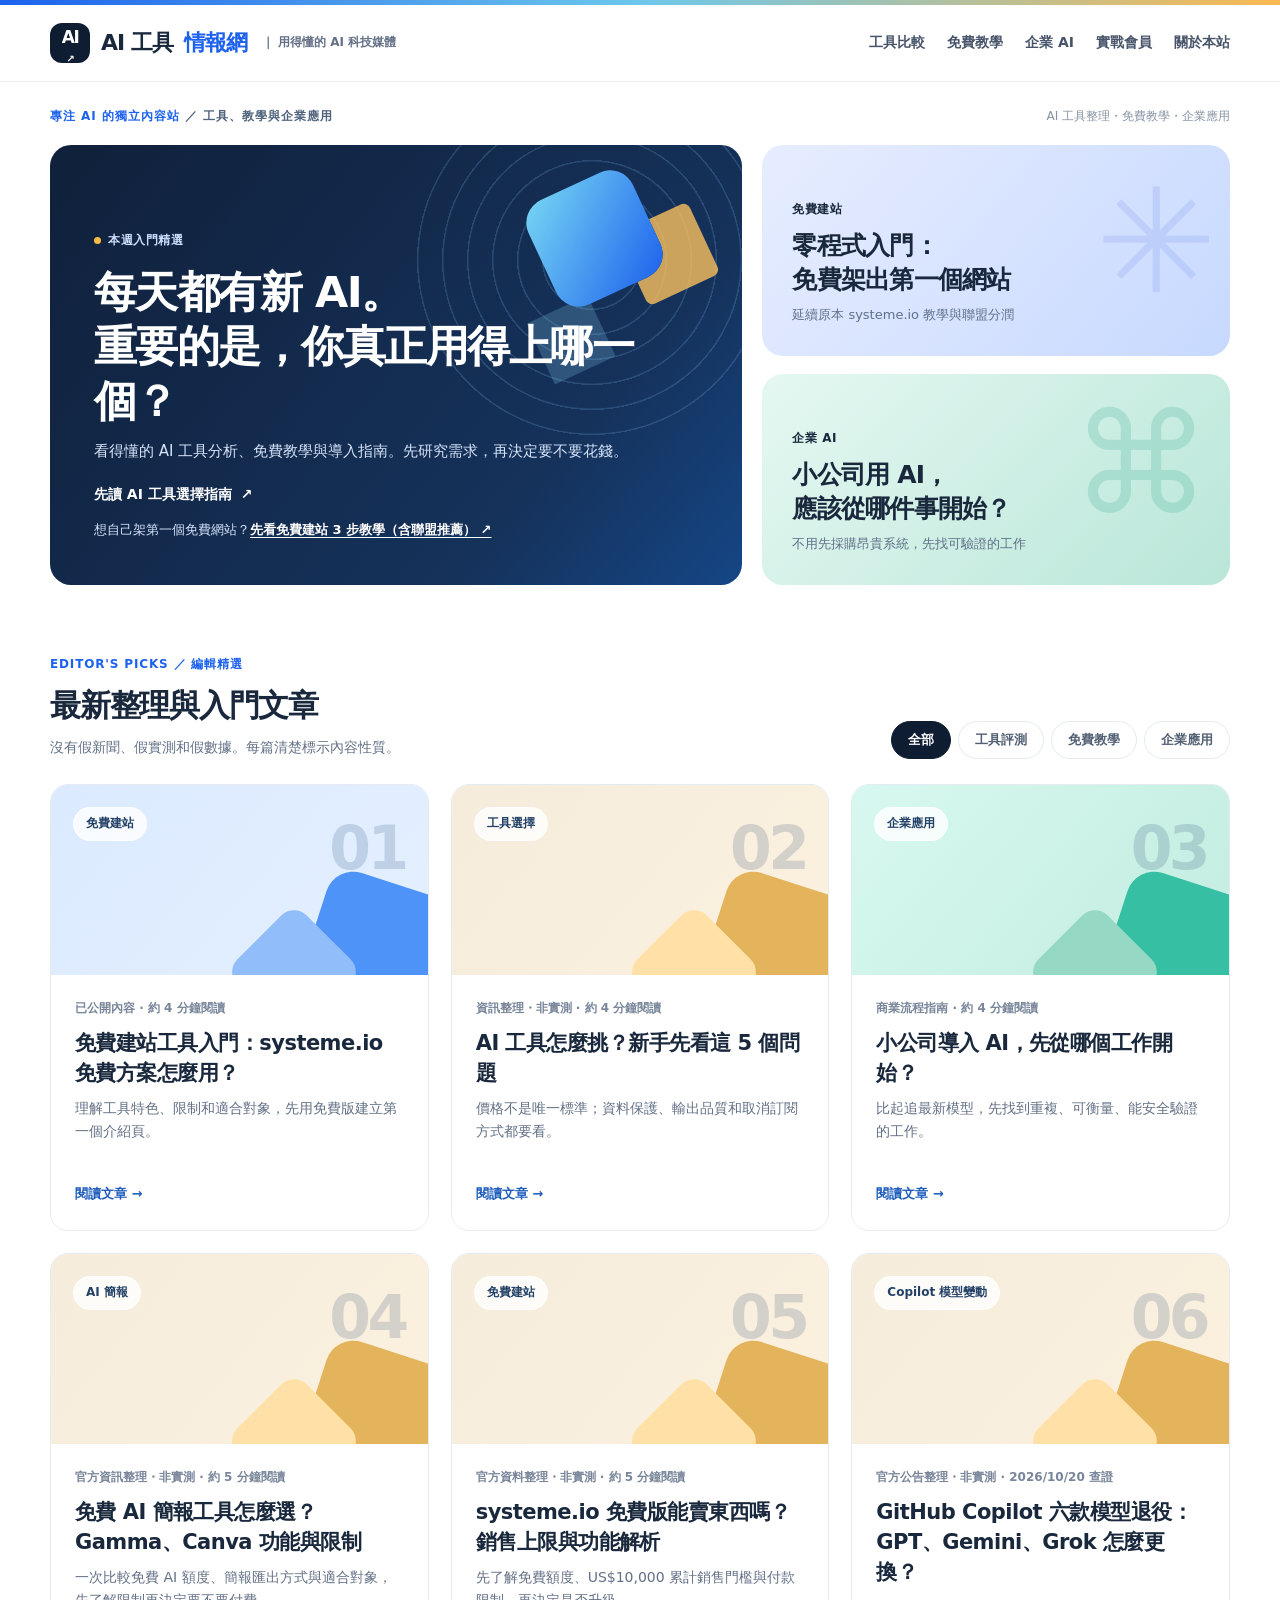
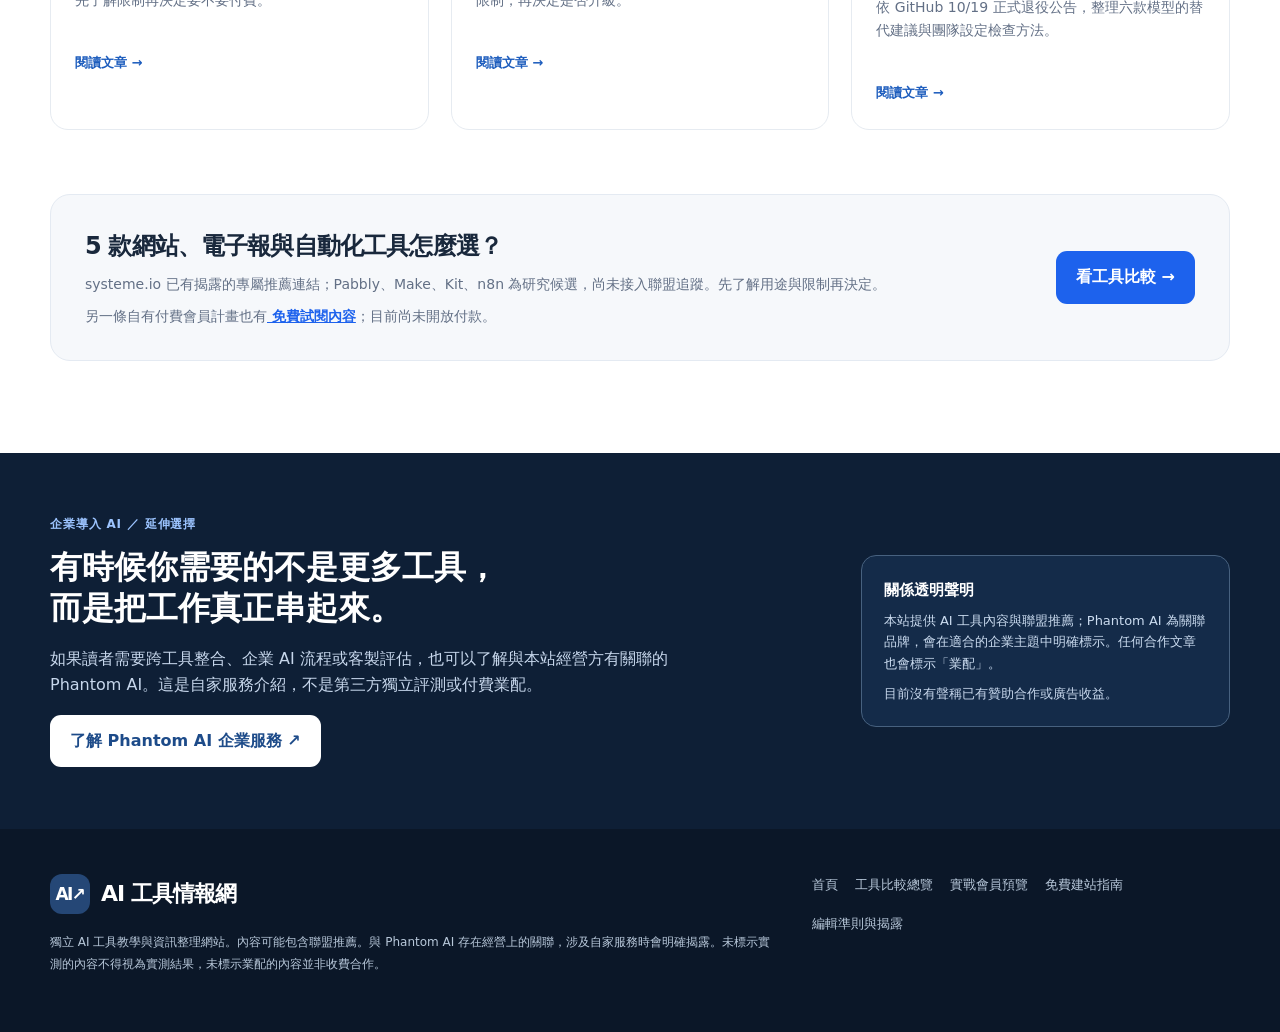
<file: index.html>
<!doctype html><html lang="zh-Hant"><head><link rel="canonical" href="https://zxcv037614.github.io/free-website-starter-guide/"><meta charset="UTF-8"><meta name="viewport" content="width=device-width, initial-scale=1"><meta name="robots" content="index,follow"><title>AI 工具情報網｜AI 工具分析、免費教學與企業應用</title><meta name="description" content="AI 工具情報網提供繁體中文 AI 工具整理、免費教學與企業 AI 應用指南，幫你了解功能限制、比較實用工具，找到適合自己的 AI 解決方案。"><link rel="stylesheet" href="./style.css"><meta name="google-site-verification" content="QPJy3qTlknnmce8IEfFqbWIMN4y-tixs-HLdt91Ky5o" /></head><body><div class="topstripe"></div><header class="masthead"><div class="container masthead-inner"><a class="logo" href="./index.html"><span class="logo-mark">AI<span style="font-size:10px">↗</span></span>AI 工具<em>情報網</em><span class="site-subtitle">｜ 用得懂的 AI 科技媒體</span></a><nav class="mast-nav" aria-label="主選單"><a href="./tools/">工具比較</a><a href="./index.html#reading">免費教學</a><a href="./index.html#reading">企業 AI</a><a href="./members/">實戰會員</a><a href="./index.html#about">關於本站</a></nav><button class="menu-toggle" id="navToggle" type="button" aria-expanded="false" aria-controls="mobileNav" aria-label="開啟選單">☰</button></div><nav class="mobile-nav" id="mobileNav" hidden><a href="./tools/">工具總覽</a><a href="./index.html#reading">免費教學</a><a href="./index.html#reading">企業 AI</a><a href="./members/">實戰會員</a><a href="./index.html#about">關於本站</a></nav></header><main><div class="container"><div class="topline"><div class="micro"><span>專注 AI 的獨立內容站</span> ／ 工具、教學與企業應用</div><small>AI 工具整理・免費教學・企業應用</small></div><section class="hero" aria-label="重點文章"><article class="hero-main"><div class="category light"><span class="dot"></span> 本週入門精選</div><h1>每天都有新 AI。<br>重要的是，你真正用得上哪一個？</h1><p>看得懂的 AI 工具分析、免費教學與導入指南。先研究需求，再決定要不要花錢。</p><a class="action-link" href="articles/choose-ai-tool.html">先讀 AI 工具選擇指南 <span aria-hidden="true">↗</span></a><p style="margin:13px 0 0;font-size:13px;color:#d6e4fa">想自己架第一個免費網站？<a href="guide.html" style="color:white;font-weight:800;text-underline-offset:3px">先看免費建站 3 步教學（含聯盟推薦） ↗</a></p></article><div class="hero-aside"><article class="small-spot spot-lav"><div class="category">免費建站</div><a href="guide.html"><h2>零程式入門：<br>免費架出第一個網站</h2></a><p>延續原本 systeme.io 教學與聯盟分潤</p></article><article class="small-spot spot-green"><div class="category">企業 AI</div><a href="articles/business-ai.html"><h2>小公司用 AI，<br>應該從哪件事開始？</h2></a><p>不用先採購昂貴系統，先找可驗證的工作</p></article></div></section></div>
<section class="section" id="reading"><div class="container"><div class="section-head"><div><div class="section-top">EDITOR'S PICKS ／ 編輯精選</div><h2>最新整理與入門文章</h2><p>沒有假新聞、假實測和假數據。每篇清楚標示內容性質。</p></div><div class="filterbar" aria-label="內容分類"><button class="active" type="button" data-filter="all">全部</button><button type="button" data-filter="review">工具評測</button><button type="button" data-filter="tutorial">免費教學</button><button type="button" data-filter="business">企業應用</button></div></div><div class="article-grid"><article class="article-card" data-cat="review"><div class="card-art blue"><span class="art-label">免費建站</span><span class="art-number">01</span></div><div class="article-copy"><div class="meta">已公開內容 · 約 4 分鐘閱讀</div><h3><a href="guide.html">免費建站工具入門：systeme.io 免費方案怎麼用？</a></h3><p>理解工具特色、限制和適合對象，先用免費版建立第一個介紹頁。</p><a class="readmore" href="guide.html">閱讀文章 →</a></div></article><article class="article-card" data-cat="tutorial"><div class="card-art paper"><span class="art-label">工具選擇</span><span class="art-number">02</span></div><div class="article-copy"><div class="meta">資訊整理・非實測 · 約 4 分鐘閱讀</div><h3><a href="articles/choose-ai-tool.html">AI 工具怎麼挑？新手先看這 5 個問題</a></h3><p>價格不是唯一標準；資料保護、輸出品質和取消訂閱方式都要看。</p><a class="readmore" href="articles/choose-ai-tool.html">閱讀文章 →</a></div></article><article class="article-card" data-cat="business"><div class="card-art mint"><span class="art-label">企業應用</span><span class="art-number">03</span></div><div class="article-copy"><div class="meta">商業流程指南 · 約 4 分鐘閱讀</div><h3><a href="articles/business-ai.html">小公司導入 AI，先從哪個工作開始？</a></h3><p>比起追最新模型，先找到重複、可衡量、能安全驗證的工作。</p><a class="readmore" href="articles/business-ai.html">閱讀文章 →</a></div></article><article class="article-card" data-cat="review"><div class="card-art paper"><span class="art-label">AI 簡報</span><span class="art-number">04</span></div><div class="article-copy"><div class="meta">官方資訊整理・非實測 · 約 5 分鐘閱讀</div><h3><a href="articles/ai-slides-free-gamma-canva.html">免費 AI 簡報工具怎麼選？Gamma、Canva 功能與限制</a></h3><p>一次比較免費 AI 額度、簡報匯出方式與適合對象，先了解限制再決定要不要付費。</p><a class="readmore" href="articles/ai-slides-free-gamma-canva.html">閱讀文章 →</a></div></article><article class="article-card" data-cat="tutorial"><div class="card-art paper"><span class="art-label">免費建站</span><span class="art-number">05</span></div><div class="article-copy"><div class="meta">官方資料整理・非實測 · 約 5 分鐘閱讀</div><h3><a href="articles/systeme-io-free-plan-selling-limits-2026.html">systeme.io 免費版能賣東西嗎？銷售上限與功能解析</a></h3><p>先了解免費額度、US$10,000 累計銷售門檻與付款限制，再決定是否升級。</p><a class="readmore" href="articles/systeme-io-free-plan-selling-limits-2026.html">閱讀文章 →</a></div></article><article class="article-card" data-cat="tutorial"><div class="card-art paper"><span class="art-label">Copilot 模型變動</span><span class="art-number">06</span></div><div class="article-copy"><div class="meta">官方公告整理・非實測 · 2026/10/20 查證</div><h3><a href="articles/github-copilot-model-retirement-2026-10.html">GitHub Copilot 六款模型退役：GPT、Gemini、Grok 怎麼更換？</a></h3><p>依 GitHub 10/19 正式退役公告，整理六款模型的替代建議與團隊設定檢查方法。</p><a class="readmore" href="articles/github-copilot-model-retirement-2026-10.html">閱讀文章 →</a></div></article></div><div class="media-strip"><div><h2>5 款網站、電子報與自動化工具怎麼選？</h2><p>systeme.io 已有揭露的專屬推薦連結；Pabbly、Make、Kit、n8n 為研究候選，尚未接入聯盟追蹤。先了解用途與限制再決定。</p><p style="margin-top:9px">另一條自有付費會員計畫也有<a href="./members/" style="color:#1d62ed;font-weight:750"> 免費試閱內容</a>；目前尚未開放付款。</p></div><a class="cta" href="./tools/">看工具比較 →</a></div></div></section>
<section class="enterprise"><div class="container enterprise-inner"><div><div class="section-top tag">企業導入 AI ／ 延伸選擇</div><h2>有時候你需要的不是更多工具，<br>而是把工作真正串起來。</h2><p>如果讀者需要跨工具整合、企業 AI 流程或客製評估，也可以了解與本站經營方有關聯的 Phantom AI。這是自家服務介紹，不是第三方獨立評測或付費業配。</p><a class="cta" href="https://phantom-ai.tw/" target="_blank" rel="noopener noreferrer">了解 Phantom AI 企業服務 ↗</a></div><aside class="note-box"><strong>關係透明聲明</strong>本站提供 AI 工具內容與聯盟推薦；Phantom AI 為關聯品牌，會在適合的企業主題中明確標示。任何合作文章也會標示「業配」。<p style="margin:9px 0 0">目前沒有聲稱已有贊助合作或廣告收益。</p></aside></div></section>
</main><script>document.querySelectorAll('[data-filter]').forEach(b=>b.addEventListener('click',()=>{document.querySelectorAll('[data-filter]').forEach(x=>x.classList.toggle('active',x===b));document.querySelectorAll('.article-card').forEach(c=>c.hidden=!(b.dataset.filter==='all'||c.dataset.cat===b.dataset.filter));}));</script><footer id="about"><div class="container footergrid"><div><a class="logo" href="./index.html" style="color:#fff"><span class="logo-mark" style="background:#254776">AI↗</span>AI 工具情報網</a><p class="fineprint">獨立 AI 工具教學與資訊整理網站。內容可能包含聯盟推薦。與 Phantom AI 存在經營上的關聯，涉及自家服務時會明確揭露。未標示實測的內容不得視為實測結果，未標示業配的內容並非收費合作。</p></div><div class="footer-links"><a href="./index.html">首頁</a><a href="./tools/">工具比較總覽</a><a href="./members/">實戰會員預覽</a><a href="./guide.html">免費建站指南</a><a href="./about.html">編輯準則與揭露</a></div></div></footer><script>document.getElementById('navToggle')?.addEventListener('click',()=>{let el=document.getElementById('mobileNav'),b=document.getElementById('navToggle');el.hidden=!el.hidden;b.setAttribute('aria-expanded',String(!el.hidden));});</script></body></html>
</file>
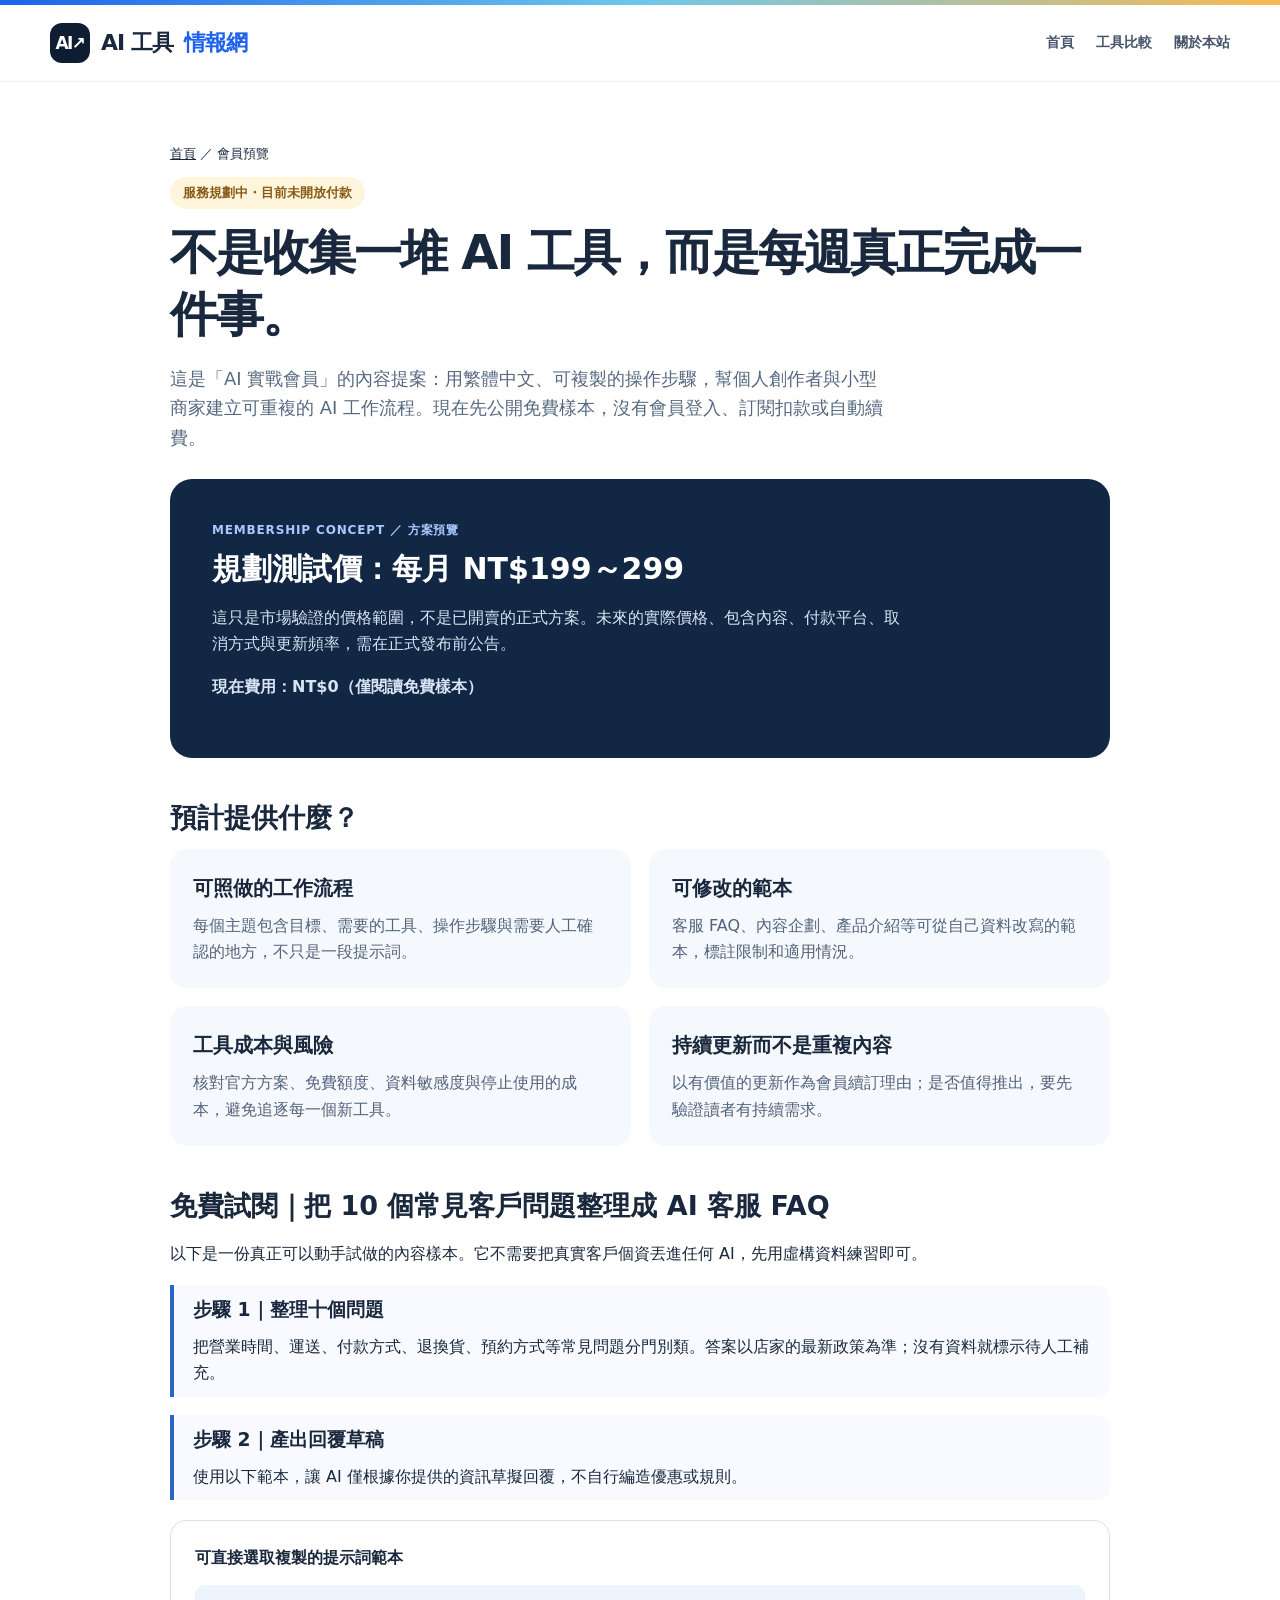
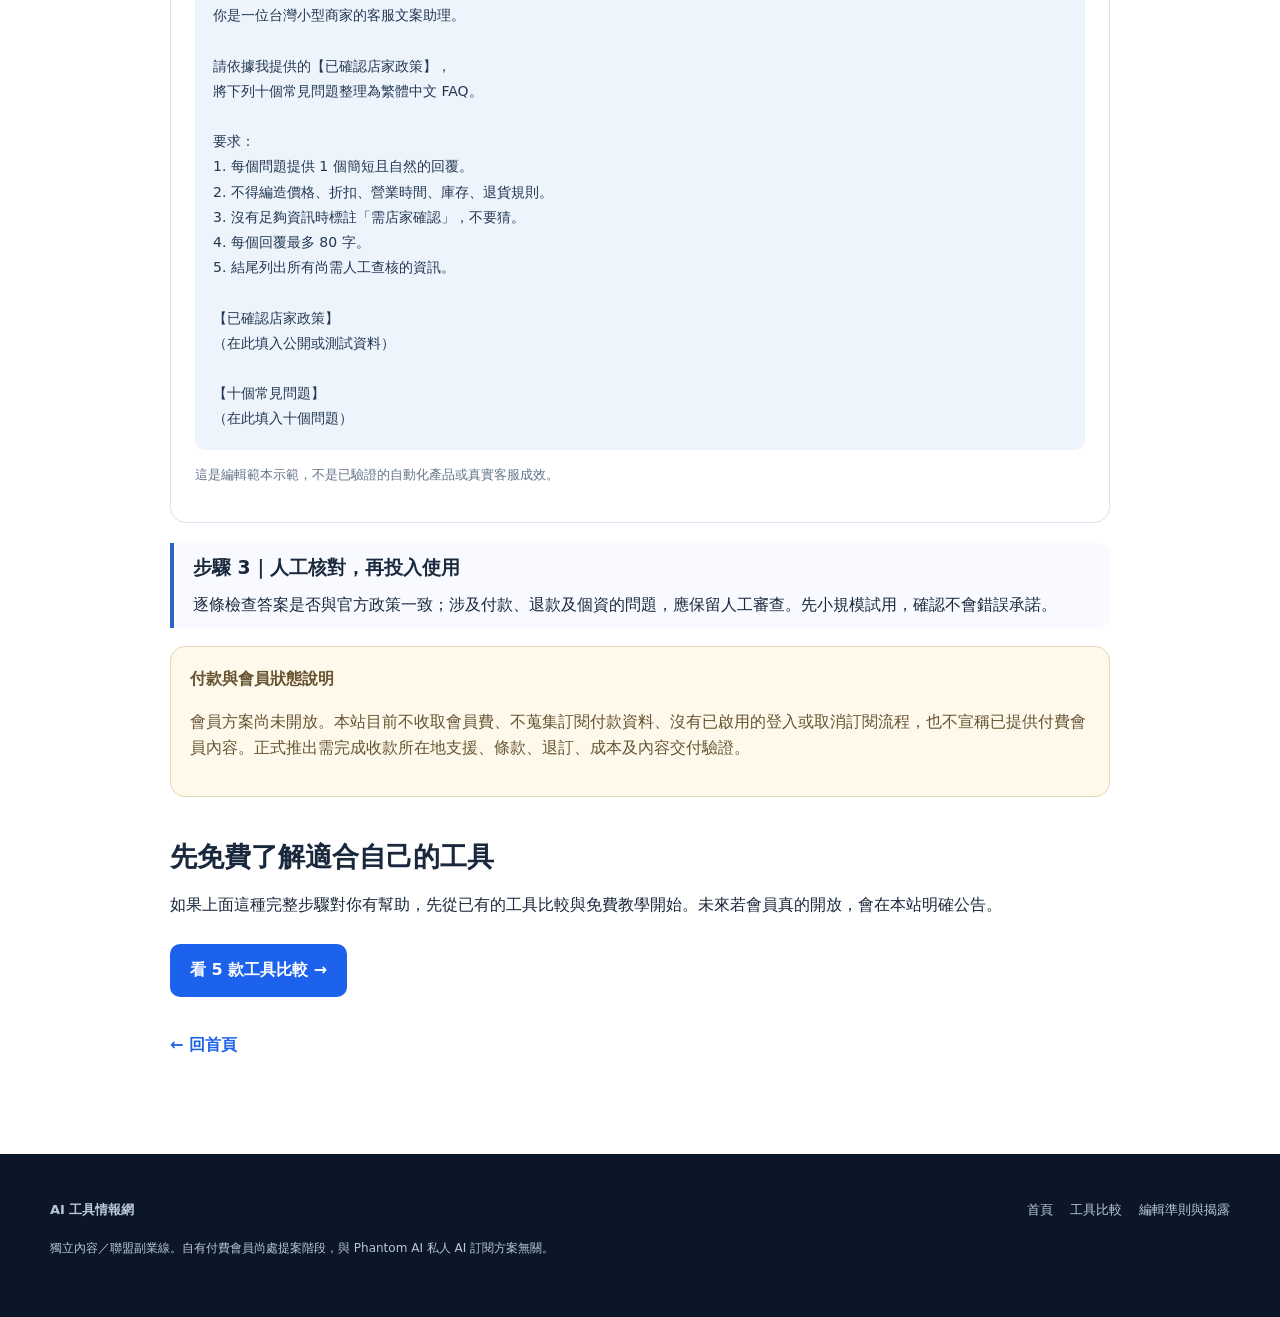
<file: members/index.html>
<!doctype html>
<html lang="zh-Hant"><head>
<meta charset="utf-8"><meta name="viewport" content="width=device-width,initial-scale=1">
<meta name="robots" content="index,follow">
<link rel="canonical" href="https://zxcv037614.github.io/free-website-starter-guide/members/">
<title>AI 實戰會員：每週可套用的工作流程｜方案預覽｜AI 工具情報網</title>
<meta name="description" content="AI 工具情報網正在規劃的獨立實戰會員服務。先免費試閱一份 AI 工作流程；價格和付款方式尚未開放。">
<link rel="stylesheet" href="../style.css">
<style>
.wrap{width:min(940px,calc(100% - 36px));margin:auto;padding:48px 0 80px}.wrap h1{font-size:clamp(30px,5vw,48px);line-height:1.3;letter-spacing:-.04em;margin:12px 0 17px}.wrap h2{margin:42px 0 12px;font-size:27px;line-height:1.35}
.intro{font-size:18px;color:#566880;max-width:720px}
.status{display:inline-block;padding:5px 13px;border-radius:99px;background:#fff5dc;color:#885b18;font-size:13px;font-weight:750}
.preview-hero{background:#122743;color:#fff;border-radius:22px;padding:42px;margin:26px 0}
.preview-hero h2{margin:8px 0;font-size:30px}.preview-hero p{color:#d8e5f5;max-width:690px}
.grid2{display:grid;grid-template-columns:1fr 1fr;gap:18px}.feature{background:#f5f8fc;padding:23px;border-radius:17px}.feature h3{margin:0 0 8px;font-size:20px}.feature p{margin:0;color:#52637c}
.step{border-left:4px solid #2a65c3;padding:10px 19px;margin:18px 0;background:#f8faff;border-radius:0 12px 12px 0}
.step h3{margin:0 0 8px}.step p{margin:0}
.sample{border:1px solid #d7e2f0;background:#fff;border-radius:16px;padding:24px;margin:20px 0}
.sample pre{white-space:pre-wrap;word-break:break-word;font-family:inherit;line-height:1.8;font-size:14px;color:#223852;background:#eef4fc;padding:18px;border-radius:10px}
.notice{border:1px solid #e4d6ba;border-radius:15px;background:#fff9eb;padding:19px;color:#665332}
.bottom a{display:inline-block;margin-top:10px;background:#1d62ed;color:#fff;text-decoration:none;padding:13px 20px;border-radius:10px;font-weight:750}
@media(max-width:700px){.grid2{grid-template-columns:1fr}.preview-hero{padding:25px}}
</style>
</head><body><div class="topstripe"></div>
<header class="masthead"><div class="container masthead-inner"><a class="logo" href="../index.html"><span class="logo-mark">AI↗</span>AI 工具<em>情報網</em></a><nav class="mast-nav" aria-label="主選單"><a href="../index.html">首頁</a><a href="../tools/">工具比較</a><a href="../about.html">關於本站</a></nav><button class="menu-toggle" id="navToggle" type="button" aria-expanded="false" aria-controls="mobileNav" aria-label="開啟選單">☰</button></div><nav class="mobile-nav" id="mobileNav" aria-label="手機主選單" hidden><a href="../index.html">首頁</a><a href="../tools/">工具比較</a><a href="./" aria-current="page">實戰會員</a><a href="../about.html">關於本站</a></nav></header>
<main class="wrap">
<p style="font-size:13px"><a href="../index.html">首頁</a> ／ 會員預覽</p>
<span class="status">服務規劃中・目前未開放付款</span>
<h1>不是收集一堆 AI 工具，而是每週真正完成一件事。</h1>
<p class="intro">這是「AI 實戰會員」的內容提案：用繁體中文、可複製的操作步驟，幫個人創作者與小型商家建立可重複的 AI 工作流程。現在先公開免費樣本，沒有會員登入、訂閱扣款或自動續費。</p>
<section class="preview-hero"><div class="section-top" style="color:#a9c8ff">MEMBERSHIP CONCEPT ／ 方案預覽</div><h2>規劃測試價：每月 NT$199～299</h2><p>這只是市場驗證的價格範圍，不是已開賣的正式方案。未來的實際價格、包含內容、付款平台、取消方式與更新頻率，需在正式發布前公告。</p><p><strong>現在費用：NT$0（僅閱讀免費樣本）</strong></p></section>
<h2>預計提供什麼？</h2>
<div class="grid2"><article class="feature"><h3>可照做的工作流程</h3><p>每個主題包含目標、需要的工具、操作步驟與需要人工確認的地方，不只是一段提示詞。</p></article><article class="feature"><h3>可修改的範本</h3><p>客服 FAQ、內容企劃、產品介紹等可從自己資料改寫的範本，標註限制和適用情況。</p></article><article class="feature"><h3>工具成本與風險</h3><p>核對官方方案、免費額度、資料敏感度與停止使用的成本，避免追逐每一個新工具。</p></article><article class="feature"><h3>持續更新而不是重複內容</h3><p>以有價值的更新作為會員續訂理由；是否值得推出，要先驗證讀者有持續需求。</p></article></div>
<h2>免費試閱｜把 10 個常見客戶問題整理成 AI 客服 FAQ</h2>
<p>以下是一份真正可以動手試做的內容樣本。它不需要把真實客戶個資丟進任何 AI，先用虛構資料練習即可。</p>
<div class="step"><h3>步驟 1｜整理十個問題</h3><p>把營業時間、運送、付款方式、退換貨、預約方式等常見問題分門別類。答案以店家的最新政策為準；沒有資料就標示待人工補充。</p></div>
<div class="step"><h3>步驟 2｜產出回覆草稿</h3><p>使用以下範本，讓 AI 僅根據你提供的資訊草擬回覆，不自行編造優惠或規則。</p></div>
<section class="sample"><strong>可直接選取複製的提示詞範本</strong>
<pre>你是一位台灣小型商家的客服文案助理。

請依據我提供的【已確認店家政策】，
將下列十個常見問題整理為繁體中文 FAQ。

要求：
1. 每個問題提供 1 個簡短且自然的回覆。
2. 不得編造價格、折扣、營業時間、庫存、退貨規則。
3. 沒有足夠資訊時標註「需店家確認」，不要猜。
4. 每個回覆最多 80 字。
5. 結尾列出所有尚需人工查核的資訊。

【已確認店家政策】
（在此填入公開或測試資料）

【十個常見問題】
（在此填入十個問題）</pre>
<p style="font-size:13px;color:#64748b">這是編輯範本示範，不是已驗證的自動化產品或真實客服成效。</p></section>
<div class="step"><h3>步驟 3｜人工核對，再投入使用</h3><p>逐條檢查答案是否與官方政策一致；涉及付款、退款及個資的問題，應保留人工審查。先小規模試用，確認不會錯誤承諾。</p></div>
<section class="notice"><strong>付款與會員狀態說明</strong><p>會員方案尚未開放。本站目前不收取會員費、不蒐集訂閱付款資料、沒有已啟用的登入或取消訂閱流程，也不宣稱已提供付費會員內容。正式推出需完成收款所在地支援、條款、退訂、成本及內容交付驗證。</p></section>
<section class="bottom"><h2>先免費了解適合自己的工具</h2><p>如果上面這種完整步驟對你有幫助，先從已有的工具比較與免費教學開始。未來若會員真的開放，會在本站明確公告。</p><a href="../tools/">看 5 款工具比較 →</a><p style="margin-top:25px"><a href="../index.html" style="background:none;padding:0;color:#1d62ed">← 回首頁</a></p></section>
</main>
<footer><div class="container footergrid"><div><strong>AI 工具情報網</strong><p class="fineprint">獨立內容／聯盟副業線。自有付費會員尚處提案階段，與 Phantom AI 私人 AI 訂閱方案無關。</p></div><div class="footer-links"><a href="../index.html">首頁</a><a href="../tools/">工具比較</a><a href="../about.html">編輯準則與揭露</a></div></div></footer>
<script>
const mobileMenuButton = document.getElementById('navToggle');
const mobileMenu = document.getElementById('mobileNav');
mobileMenuButton?.addEventListener('click', () => {
  const nextOpen = mobileMenu.hidden;
  mobileMenu.hidden = !nextOpen;
  mobileMenuButton.setAttribute('aria-expanded', String(nextOpen));
  mobileMenuButton.setAttribute('aria-label', nextOpen ? '關閉選單' : '開啟選單');
});
</script>
</body></html>
</file>
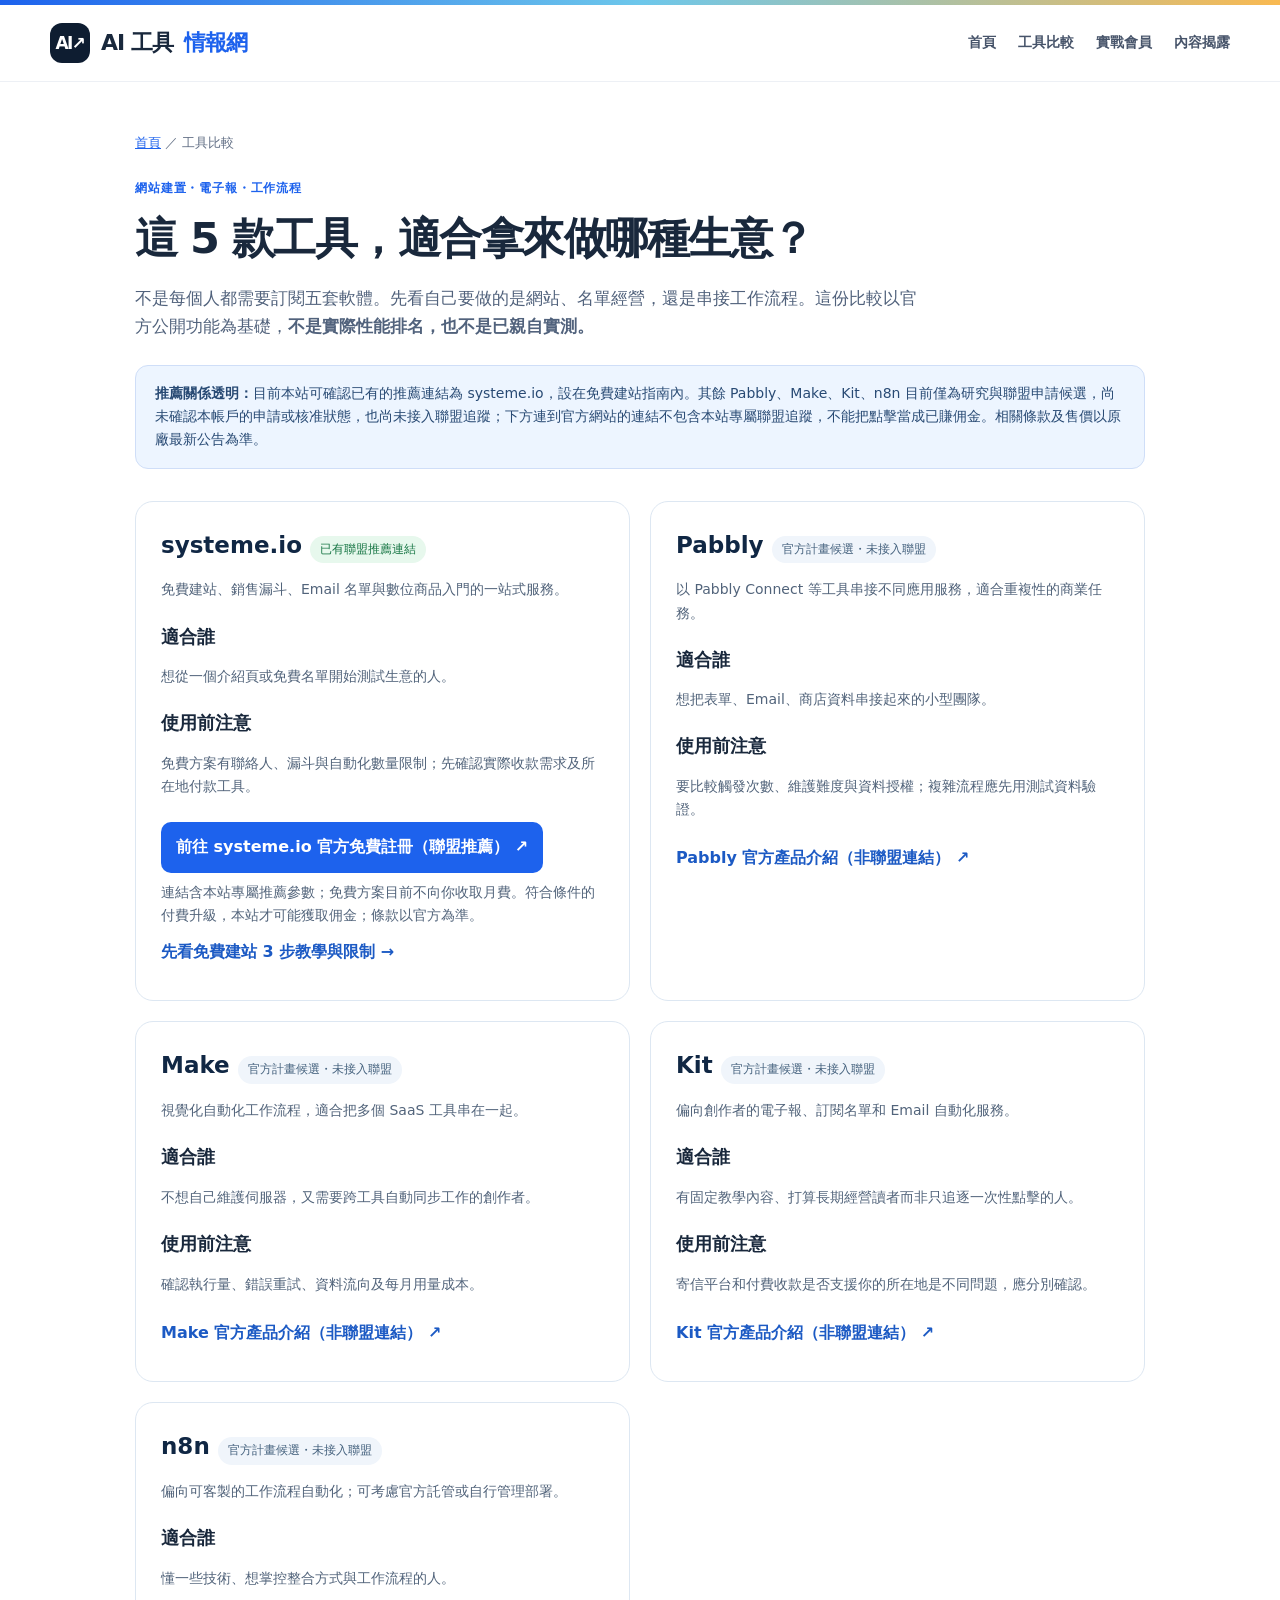
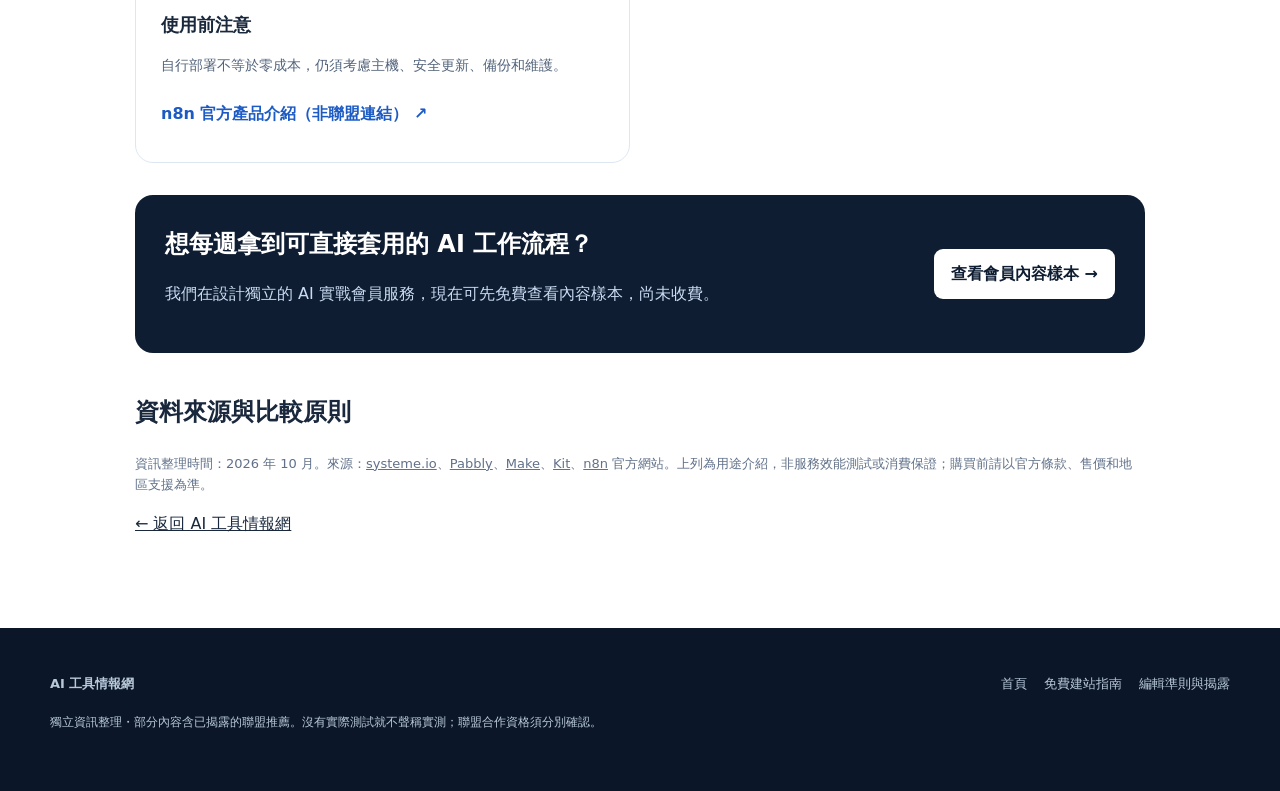
<file: tools/index.html>
<!doctype html>
<html lang="zh-Hant">
<head>
<meta charset="utf-8">
<meta name="viewport" content="width=device-width,initial-scale=1">
<meta name="robots" content="index,follow">
<link rel="canonical" href="https://zxcv037614.github.io/free-website-starter-guide/tools/">
<title>行銷與自動化工具比較：systeme.io、Pabbly、Make、Kit、n8n｜AI 工具情報網</title>
<meta name="description" content="給台灣個人創作者與小型商家的五款網站、電子報和工作流程工具介紹，先看用途與限制，再決定是否要付費。">
<link rel="stylesheet" href="../style.css">
<style>
.page{width:min(1010px,calc(100% - 36px));margin:0 auto;padding:50px 0 74px}
.breadcrumb{font-size:13px;color:#637086}.breadcrumb a{color:#1d62ed}
.page h1{font-size:clamp(29px,4.5vw,43px);line-height:1.3;letter-spacing:-.035em;margin:12px 0}
.page .lead{color:#51627c;font-size:17px;max-width:790px}
.inline-note{background:#edf5ff;border:1px solid #cfdef8;border-radius:13px;padding:16px 19px;color:#284a74;font-size:14px;margin:25px 0}
.compare{display:grid;grid-template-columns:repeat(2,minmax(0,1fr));gap:20px;margin:32px 0}
.toolbox{border:1px solid #dde7f2;border-radius:18px;padding:25px;background:#fff}
.toolbox strong{font-size:23px;color:#102744}.toolbox .flag{display:inline-block;font-size:12px;background:#f0f5fb;color:#45627e;padding:4px 10px;border-radius:100px;margin-left:8px}
.toolbox .active{background:#e7f8ed;color:#197746}
.toolbox p,.toolbox li{color:#52647b;font-size:14px}.toolbox h2{font-size:18px;margin:20px 0 6px}
.toolbox ul{padding-left:20px}.toolbox .go{display:inline-block;margin:10px 0;color:#1c5ac4;font-weight:750;text-decoration:none}
.note-lite{font-size:13px;color:#61718a}
.callout{background:#0e1d31;border-radius:18px;color:white;padding:30px;display:flex;justify-content:space-between;gap:20px;align-items:center}.callout p{color:#cadcf3}
.callout a{color:#0e1d31;background:white;padding:12px 17px;border-radius:9px;text-decoration:none;font-weight:750;white-space:nowrap}
@media(max-width:720px){.compare{grid-template-columns:1fr}.callout{display:block}.callout a{display:inline-block;margin-top:10px}}
</style>
</head>
<body>
<div class="topstripe"></div>
<header class="masthead"><div class="container masthead-inner">
<a class="logo" href="../index.html"><span class="logo-mark">AI↗</span>AI 工具<em>情報網</em></a>
<nav class="mast-nav" aria-label="主選單"><a href="../index.html">首頁</a><a href="./">工具比較</a><a href="../members/">實戰會員</a><a href="../about.html">內容揭露</a></nav><button class="menu-toggle" id="navToggle" type="button" aria-expanded="false" aria-controls="mobileNav" aria-label="開啟選單">☰</button>
</div><nav class="mobile-nav" id="mobileNav" aria-label="手機主選單" hidden><a href="../index.html">首頁</a><a href="./" aria-current="page">工具比較</a><a href="../members/">實戰會員</a><a href="../about.html">內容揭露</a></nav></header>
<main class="page">
<div class="breadcrumb"><a href="../index.html">首頁</a> ／ 工具比較</div>
<div class="section-top" style="margin-top:26px">網站建置・電子報・工作流程</div>
<h1>這 5 款工具，適合拿來做哪種生意？</h1>
<p class="lead">不是每個人都需要訂閱五套軟體。先看自己要做的是網站、名單經營，還是串接工作流程。這份比較以官方公開功能為基礎，<strong>不是實際性能排名，也不是已親自實測。</strong></p>
<div class="inline-note"><strong>推薦關係透明：</strong>目前本站可確認已有的推薦連結為 systeme.io，設在免費建站指南內。其餘 Pabbly、Make、Kit、n8n 目前僅為研究與聯盟申請候選，尚未確認本帳戶的申請或核准狀態，也尚未接入聯盟追蹤；下方連到官方網站的連結不包含本站專屬聯盟追蹤，不能把點擊當成已賺佣金。相關條款及售價以原廠最新公告為準。</div>
<div class="compare">
<section class="toolbox"><strong>systeme.io</strong><span class="flag active">已有聯盟推薦連結</span>
<p>免費建站、銷售漏斗、Email 名單與數位商品入門的一站式服務。</p>
<h2>適合誰</h2><p>想從一個介紹頁或免費名單開始測試生意的人。</p>
<h2>使用前注意</h2><p>免費方案有聯絡人、漏斗與自動化數量限制；先確認實際收款需求及所在地付款工具。</p>
<a class="go" href="https://systeme.io/zh?sa=sa02841839374da646696817e16d2487e5491a3702" target="_blank" rel="noopener noreferrer sponsored" style="display:inline-block;background:#1d62ed;border-radius:10px;padding:12px 15px;color:white;font-weight:800;margin-bottom:0">前往 systeme.io 官方免費註冊（聯盟推薦） ↗</a><p class="note-lite" style="margin:8px 0 2px">連結含本站專屬推薦參數；免費方案目前不向你收取月費。符合條件的付費升級，本站才可能獲取佣金；條款以官方為準。</p><a class="go" href="../guide.html">先看免費建站 3 步教學與限制 →</a></section>
<section class="toolbox"><strong>Pabbly</strong><span class="flag">官方計畫候選・未接入聯盟</span>
<p>以 Pabbly Connect 等工具串接不同應用服務，適合重複性的商業任務。</p>
<h2>適合誰</h2><p>想把表單、Email、商店資料串接起來的小型團隊。</p>
<h2>使用前注意</h2><p>要比較觸發次數、維護難度與資料授權；複雜流程應先用測試資料驗證。</p>
<a class="go" href="https://www.pabbly.com/connect/" target="_blank" rel="noopener noreferrer">Pabbly 官方產品介紹（非聯盟連結） ↗</a></section>
<section class="toolbox"><strong>Make</strong><span class="flag">官方計畫候選・未接入聯盟</span>
<p>視覺化自動化工作流程，適合把多個 SaaS 工具串在一起。</p>
<h2>適合誰</h2><p>不想自己維護伺服器，又需要跨工具自動同步工作的創作者。</p>
<h2>使用前注意</h2><p>確認執行量、錯誤重試、資料流向及每月用量成本。</p>
<a class="go" href="https://www.make.com/en" target="_blank" rel="noopener noreferrer">Make 官方產品介紹（非聯盟連結） ↗</a></section>
<section class="toolbox"><strong>Kit</strong><span class="flag">官方計畫候選・未接入聯盟</span>
<p>偏向創作者的電子報、訂閱名單和 Email 自動化服務。</p>
<h2>適合誰</h2><p>有固定教學內容、打算長期經營讀者而非只追逐一次性點擊的人。</p>
<h2>使用前注意</h2><p>寄信平台和付費收款是否支援你的所在地是不同問題，應分別確認。</p>
<a class="go" href="https://kit.com/" target="_blank" rel="noopener noreferrer">Kit 官方產品介紹（非聯盟連結） ↗</a></section>
<section class="toolbox"><strong>n8n</strong><span class="flag">官方計畫候選・未接入聯盟</span>
<p>偏向可客製的工作流程自動化；可考慮官方託管或自行管理部署。</p>
<h2>適合誰</h2><p>懂一些技術、想掌控整合方式與工作流程的人。</p>
<h2>使用前注意</h2><p>自行部署不等於零成本，仍須考慮主機、安全更新、備份和維護。</p>
<a class="go" href="https://n8n.io/" target="_blank" rel="noopener noreferrer">n8n 官方產品介紹（非聯盟連結） ↗</a></section>
</div>
<section class="callout"><div><h2 style="margin:0">想每週拿到可直接套用的 AI 工作流程？</h2><p>我們在設計獨立的 AI 實戰會員服務，現在可先免費查看內容樣本，尚未收費。</p></div><a href="../members/">查看會員內容樣本 →</a></section>
<section style="margin-top:40px"><h2>資料來源與比較原則</h2><p class="note-lite">資訊整理時間：2026 年 10 月。來源：<a href="https://systeme.io/pricing">systeme.io</a>、<a href="https://www.pabbly.com/connect/">Pabbly</a>、<a href="https://www.make.com/en">Make</a>、<a href="https://kit.com/">Kit</a>、<a href="https://n8n.io/">n8n</a> 官方網站。上列為用途介紹，非服務效能測試或消費保證；購買前請以官方條款、售價和地區支援為準。</p>
<p><a href="../index.html">← 返回 AI 工具情報網</a></p></section>
</main>
<footer><div class="container footergrid"><div><strong>AI 工具情報網</strong><p class="fineprint">獨立資訊整理・部分內容含已揭露的聯盟推薦。沒有實際測試就不聲稱實測；聯盟合作資格須分別確認。</p></div><div class="footer-links"><a href="../index.html">首頁</a><a href="../guide.html">免費建站指南</a><a href="../about.html">編輯準則與揭露</a></div></div></footer>
<script>
const mobileMenuButton = document.getElementById('navToggle');
const mobileMenu = document.getElementById('mobileNav');
mobileMenuButton?.addEventListener('click', () => {
  const nextOpen = mobileMenu.hidden;
  mobileMenu.hidden = !nextOpen;
  mobileMenuButton.setAttribute('aria-expanded', String(nextOpen));
  mobileMenuButton.setAttribute('aria-label', nextOpen ? '關閉選單' : '開啟選單');
});
</script>
</body></html>
</file>
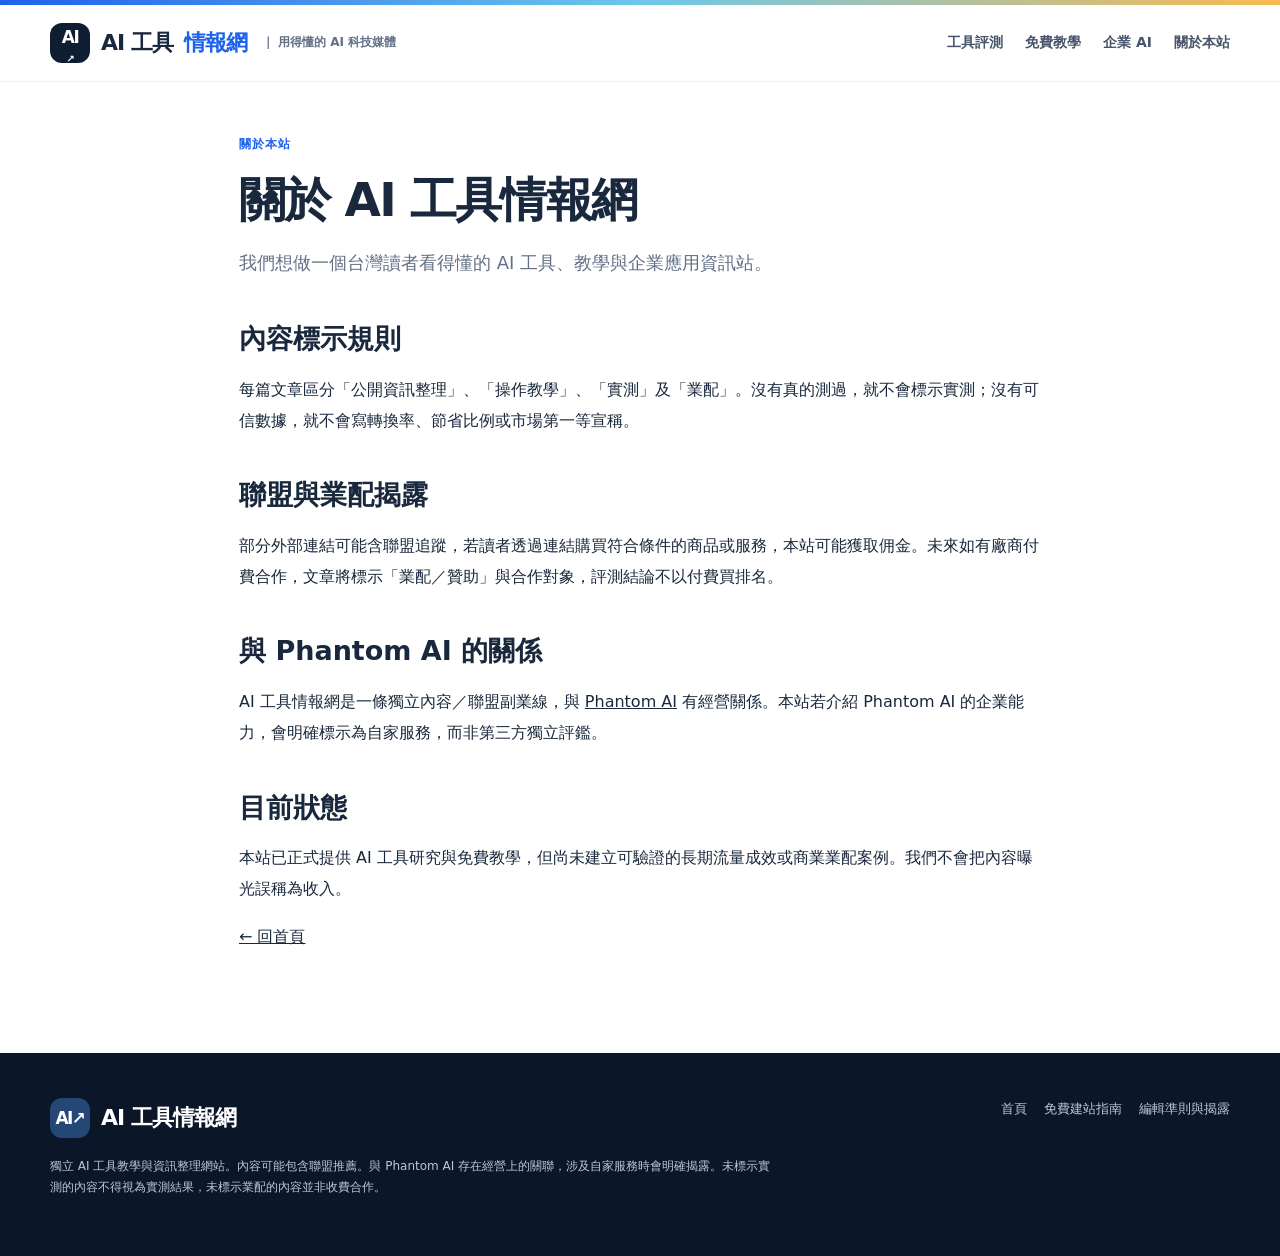
<file: about.html>
<!doctype html><html lang="zh-Hant"><head><link rel="canonical" href="https://zxcv037614.github.io/free-website-starter-guide/about.html"><meta charset="UTF-8"><meta name="viewport" content="width=device-width, initial-scale=1"><meta name="robots" content="index,follow"><title>關於本站與內容揭露｜AI 工具情報網</title><meta name="description" content="AI 工具情報網的內容品質、聯盟推薦、業配及關聯品牌揭露方式。"><link rel="stylesheet" href="./style.css"></head><body><div class="topstripe"></div><header class="masthead"><div class="container masthead-inner"><a class="logo" href="./index.html"><span class="logo-mark">AI<span style="font-size:10px">↗</span></span>AI 工具<em>情報網</em><span class="site-subtitle">｜ 用得懂的 AI 科技媒體</span></a><nav class="mast-nav" aria-label="主選單"><a href="./index.html#reading">工具評測</a><a href="./index.html#reading">免費教學</a><a href="./index.html#reading">企業 AI</a><a href="./index.html#about">關於本站</a></nav><button class="menu-toggle" id="navToggle" type="button" aria-expanded="false" aria-controls="mobileNav" aria-label="開啟選單">☰</button></div><nav class="mobile-nav" id="mobileNav" hidden><a href="./index.html#reading">工具評測</a><a href="./index.html#reading">免費教學</a><a href="./index.html#reading">企業 AI</a><a href="./index.html#about">關於本站</a></nav></header><main><article class="article-layout"><div class="section-top">關於本站</div><h1>關於 AI 工具情報網</h1><p class="summary">我們想做一個台灣讀者看得懂的 AI 工具、教學與企業應用資訊站。</p><h2>內容標示規則</h2><p>每篇文章區分「公開資訊整理」、「操作教學」、「實測」及「業配」。沒有真的測過，就不會標示實測；沒有可信數據，就不會寫轉換率、節省比例或市場第一等宣稱。</p><h2>聯盟與業配揭露</h2><p>部分外部連結可能含聯盟追蹤，若讀者透過連結購買符合條件的商品或服務，本站可能獲取佣金。未來如有廠商付費合作，文章將標示「業配／贊助」與合作對象，評測結論不以付費買排名。</p><h2>與 Phantom AI 的關係</h2><p>AI 工具情報網是一條獨立內容／聯盟副業線，與 <a href="https://phantom-ai.tw/" target="_blank" rel="noopener noreferrer">Phantom AI</a> 有經營關係。本站若介紹 Phantom AI 的企業能力，會明確標示為自家服務，而非第三方獨立評鑑。</p><h2>目前狀態</h2><p>本站已正式提供 AI 工具研究與免費教學，但尚未建立可驗證的長期流量成效或商業業配案例。我們不會把內容曝光誤稱為收入。</p><p><a href="./index.html">← 回首頁</a></p></article></main><footer id="about"><div class="container footergrid"><div><a class="logo" href="./index.html" style="color:#fff"><span class="logo-mark" style="background:#254776">AI↗</span>AI 工具情報網</a><p class="fineprint">獨立 AI 工具教學與資訊整理網站。內容可能包含聯盟推薦。與 Phantom AI 存在經營上的關聯，涉及自家服務時會明確揭露。未標示實測的內容不得視為實測結果，未標示業配的內容並非收費合作。</p></div><div class="footer-links"><a href="./index.html">首頁</a><a href="./guide.html">免費建站指南</a><a href="./about.html">編輯準則與揭露</a></div></div></footer><script>document.getElementById('navToggle')?.addEventListener('click',()=>{let el=document.getElementById('mobileNav'),b=document.getElementById('navToggle');el.hidden=!el.hidden;b.setAttribute('aria-expanded',String(!el.hidden));});</script></body></html>
</file>
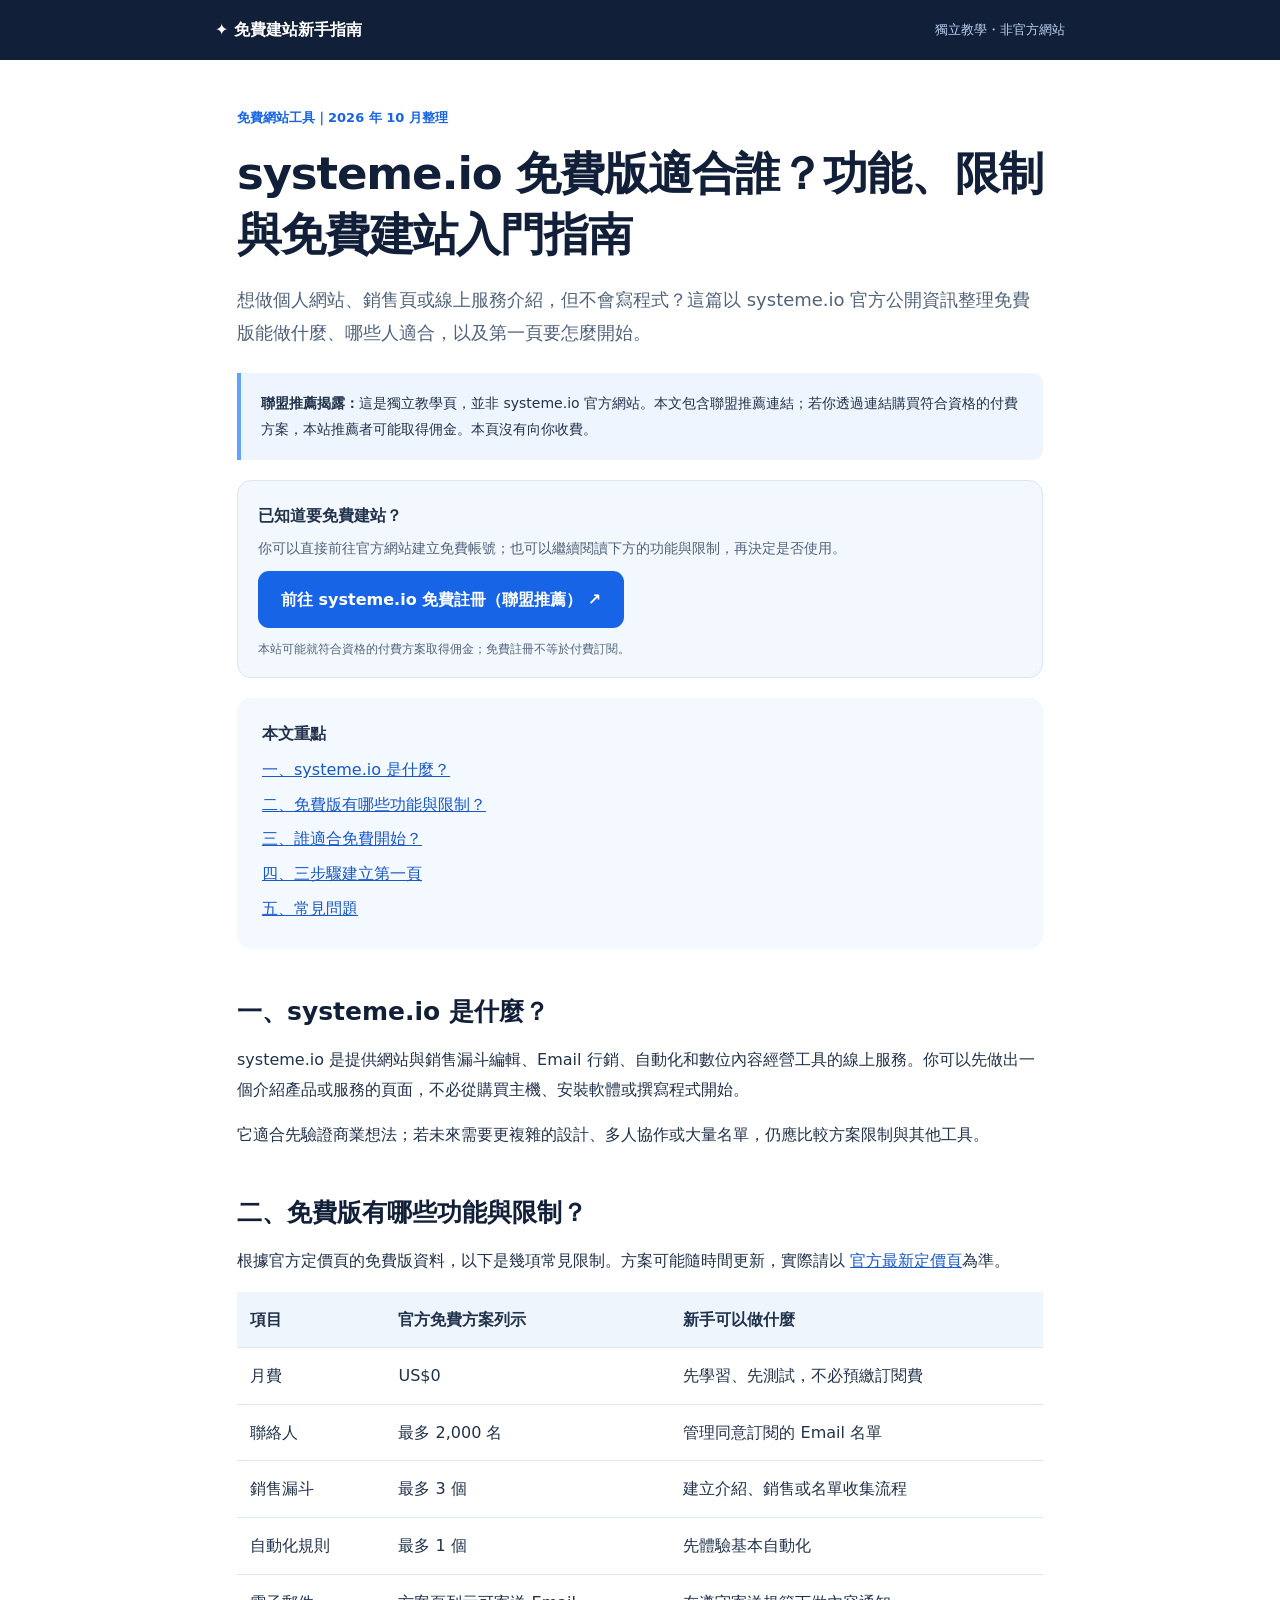
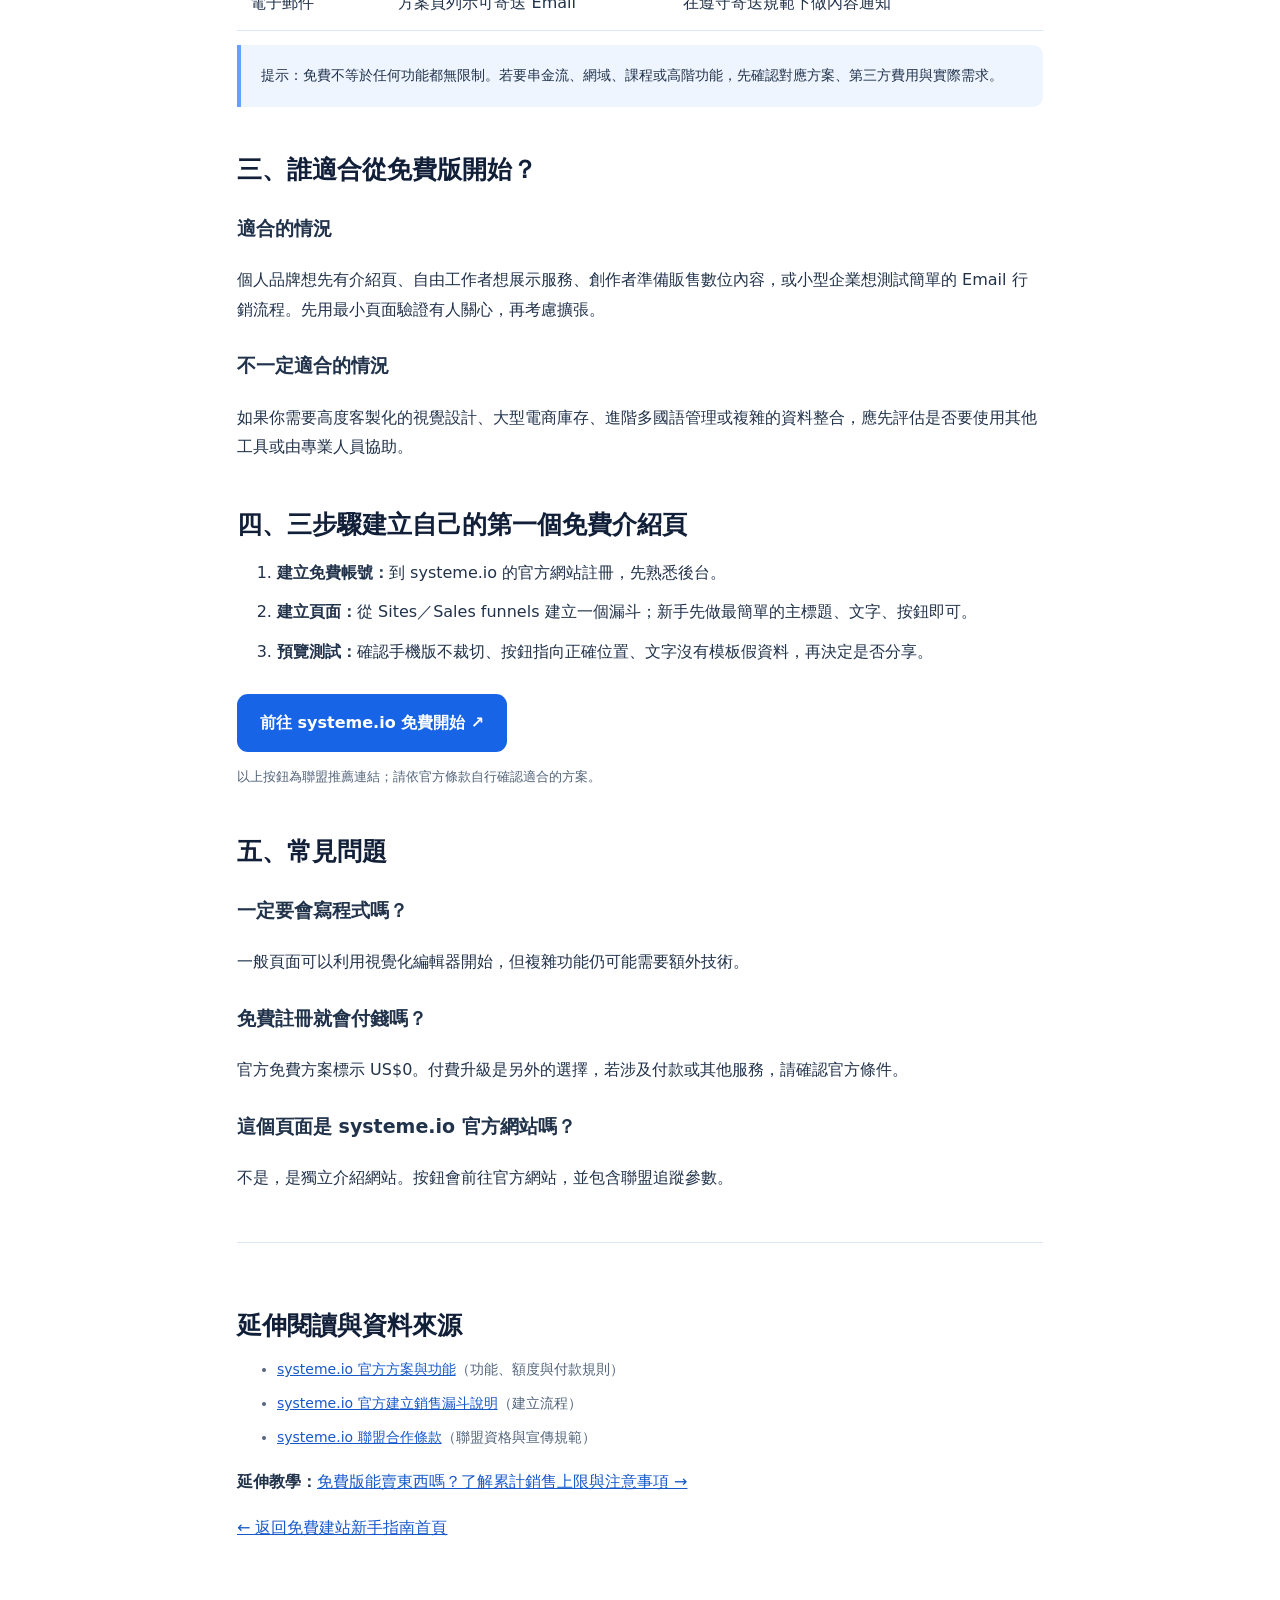
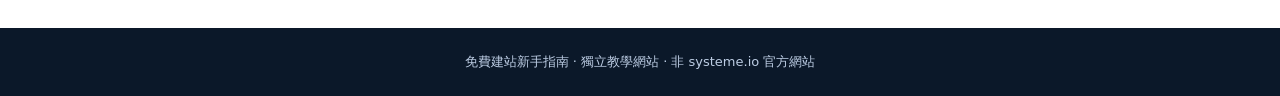
<file: guide.html>
<!doctype html>
<html lang="zh-Hant">
<head>
<meta charset="utf-8"><meta name="viewport" content="width=device-width,initial-scale=1">
<meta name="robots" content="index,follow">
<title>systeme.io 免費版適合誰？功能、限制與免費建站入門指南（2026）</title>
<meta name="description" content="systeme.io 免費版可以做什麼？繁體中文整理免費建站、銷售漏斗、Email 行銷、免費版限制與 3 步驟入門，幫助新手判斷是否適合。">
<link rel="canonical" href="https://zxcv037614.github.io/free-website-starter-guide/guide.html">
<meta property="og:title" content="systeme.io 免費版適合誰？功能與入門指南"><meta property="og:description" content="不用寫程式也能開始建站：免費功能、額度限制與新手入門流程。">
<style>
:root{--dark:#111f38;--blue:#1764e7;--ink:#21324b;--muted:#51637b;--light:#f4f8ff}*{box-sizing:border-box}
body{font-family:system-ui,-apple-system,"Noto Sans TC","Microsoft JhengHei",sans-serif;line-height:1.85;color:var(--ink);margin:0;background:#fff}
a{color:#1759c9}.nav{background:var(--dark);padding:15px 20px;color:white}.nav-inner{max-width:850px;margin:auto;display:flex;align-items:center;justify-content:space-between;gap:12px}.nav a{color:white;text-decoration:none;font-weight:800}.nav span{font-size:13px;color:#bbd0f0}
main{max-width:850px;padding:46px 22px 70px;margin:auto}.eyebrow{font-size:13px;color:var(--blue);font-weight:800}h1{font-size:clamp(30px,4.7vw,45px);line-height:1.36;margin:13px 0 16px;letter-spacing:-.025em;color:var(--dark)}h2{margin:45px 0 12px;font-size:25px;line-height:1.4;color:var(--dark)}h3{font-size:19px;margin-top:24px}.intro{font-size:18px;color:var(--muted);margin-bottom:23px}.toc{padding:21px 25px;background:var(--light);border-radius:14px}.toc strong{display:block;margin-bottom:7px}.toc a{display:block;margin:5px 0}.note{padding:18px 20px;border-left:4px solid #62a2ff;background:#eef5ff;border-radius:0 10px 10px 0;font-size:14px}.cta{display:inline-block;background:var(--blue);padding:14px 23px;border-radius:11px;color:white;text-decoration:none;font-weight:800;margin-top:12px}.cta:hover{background:#387ef8}.tablewrap{overflow-x:auto}.featuretable{width:100%;border-collapse:collapse;min-width:510px}.featuretable th,.featuretable td{border-bottom:1px solid #dde8f6;padding:13px;text-align:left}.featuretable th{background:#eff5fd;color:#20324c}ol li{margin:10px 0}.sources{font-size:14px;color:#52647b}.sources li{margin:8px 0}.line{margin-top:50px;border-top:1px solid #dce6f3;padding-top:20px}footer{background:#0b1829;color:#bccce3;padding:22px;text-align:center;font-size:13px}
@media(max-width:600px){main{padding:33px 18px 54px}.nav-inner{font-size:14px}.nav span{font-size:11px}.cta{display:block;text-align:center}}
</style>
</head>
<body>
<header class="nav"><div class="nav-inner"><a href="./">✦ 免費建站新手指南</a><span>獨立教學・非官方網站</span></div></header>
<main>
<div class="eyebrow">免費網站工具｜2026 年 10 月整理</div>
<h1>systeme.io 免費版適合誰？功能、限制與免費建站入門指南</h1>
<p class="intro">想做個人網站、銷售頁或線上服務介紹，但不會寫程式？這篇以 systeme.io 官方公開資訊整理免費版能做什麼、哪些人適合，以及第一頁要怎麼開始。</p>
<p class="note"><strong>聯盟推薦揭露：</strong>這是獨立教學頁，並非 systeme.io 官方網站。本文包含聯盟推薦連結；若你透過連結購買符合資格的付費方案，本站推薦者可能取得佣金。本頁沒有向你收費。</p>
<div style="padding:20px 20px 16px;border:1px solid #d7e6fa;background:#f3f8ff;border-radius:14px;margin:20px 0"><strong style="display:block">已知道要免費建站？</strong><p style="font-size:14px;color:#51637b;margin:5px 0 9px">你可以直接前往官方網站建立免費帳號；也可以繼續閱讀下方的功能與限制，再決定是否使用。</p><a class="cta" href="https://systeme.io/zh?sa=sa02841839374da646696817e16d2487e5491a3702" target="_blank" rel="noopener noreferrer sponsored" style="margin:0">前往 systeme.io 免費註冊（聯盟推薦） ↗</a><p style="margin:10px 0 0;color:#52647b;font-size:12px">本站可能就符合資格的付費方案取得佣金；免費註冊不等於付費訂閱。</p></div>
<nav class="toc" aria-label="本文目錄"><strong>本文重點</strong><a href="#what">一、systeme.io 是什麼？</a><a href="#free">二、免費版有哪些功能與限制？</a><a href="#who">三、誰適合免費開始？</a><a href="#how">四、三步驟建立第一頁</a><a href="#faq">五、常見問題</a></nav>
<section id="what"><h2>一、systeme.io 是什麼？</h2><p>systeme.io 是提供網站與銷售漏斗編輯、Email 行銷、自動化和數位內容經營工具的線上服務。你可以先做出一個介紹產品或服務的頁面，不必從購買主機、安裝軟體或撰寫程式開始。</p><p>它適合先驗證商業想法；若未來需要更複雜的設計、多人協作或大量名單，仍應比較方案限制與其他工具。</p></section>
<section id="free"><h2>二、免費版有哪些功能與限制？</h2><p>根據官方定價頁的免費版資料，以下是幾項常見限制。方案可能隨時間更新，實際請以 <a href="https://systeme.io/pricing" target="_blank" rel="noopener noreferrer">官方最新定價頁</a>為準。</p>
<div class="tablewrap"><table class="featuretable"><thead><tr><th>項目</th><th>官方免費方案列示</th><th>新手可以做什麼</th></tr></thead><tbody><tr><td>月費</td><td>US$0</td><td>先學習、先測試，不必預繳訂閱費</td></tr><tr><td>聯絡人</td><td>最多 2,000 名</td><td>管理同意訂閱的 Email 名單</td></tr><tr><td>銷售漏斗</td><td>最多 3 個</td><td>建立介紹、銷售或名單收集流程</td></tr><tr><td>自動化規則</td><td>最多 1 個</td><td>先體驗基本自動化</td></tr><tr><td>電子郵件</td><td>方案頁列示可寄送 Email</td><td>在遵守寄送規範下做內容通知</td></tr></tbody></table></div><p class="note">提示：免費不等於任何功能都無限制。若要串金流、網域、課程或高階功能，先確認對應方案、第三方費用與實際需求。</p></section>
<section id="who"><h2>三、誰適合從免費版開始？</h2><h3>適合的情況</h3><p>個人品牌想先有介紹頁、自由工作者想展示服務、創作者準備販售數位內容，或小型企業想測試簡單的 Email 行銷流程。先用最小頁面驗證有人關心，再考慮擴張。</p><h3>不一定適合的情況</h3><p>如果你需要高度客製化的視覺設計、大型電商庫存、進階多國語管理或複雜的資料整合，應先評估是否要使用其他工具或由專業人員協助。</p></section>
<section id="how"><h2>四、三步驟建立自己的第一個免費介紹頁</h2><ol><li><strong>建立免費帳號：</strong>到 systeme.io 的官方網站註冊，先熟悉後台。</li><li><strong>建立頁面：</strong>從 Sites／Sales funnels 建立一個漏斗；新手先做最簡單的主標題、文字、按鈕即可。</li><li><strong>預覽測試：</strong>確認手機版不裁切、按鈕指向正確位置、文字沒有模板假資料，再決定是否分享。</li></ol>
<a class="cta" href="https://systeme.io/zh?sa=sa02841839374da646696817e16d2487e5491a3702" target="_blank" rel="noopener noreferrer sponsored">前往 systeme.io 免費開始 ↗</a><p style="font-size:13px;color:#52647b">以上按鈕為聯盟推薦連結；請依官方條款自行確認適合的方案。</p></section>
<section id="faq"><h2>五、常見問題</h2><h3>一定要會寫程式嗎？</h3><p>一般頁面可以利用視覺化編輯器開始，但複雜功能仍可能需要額外技術。</p><h3>免費註冊就會付錢嗎？</h3><p>官方免費方案標示 US$0。付費升級是另外的選擇，若涉及付款或其他服務，請確認官方條件。</p><h3>這個頁面是 systeme.io 官方網站嗎？</h3><p>不是，是獨立介紹網站。按鈕會前往官方網站，並包含聯盟追蹤參數。</p></section>
<section class="line"><h2>延伸閱讀與資料來源</h2><ul class="sources"><li><a href="https://systeme.io/pricing" target="_blank" rel="noopener noreferrer">systeme.io 官方方案與功能</a>（功能、額度與付款規則）</li><li><a href="https://help.systeme.io/article/147-how-to-create-a-funnel" target="_blank" rel="noopener noreferrer">systeme.io 官方建立銷售漏斗說明</a>（建立流程）</li><li><a href="https://systeme.io/affiliate-agreement" target="_blank" rel="noopener noreferrer">systeme.io 聯盟合作條款</a>（聯盟資格與宣傳規範）</li></ul><p><strong>延伸教學：</strong><a href="./articles/systeme-io-free-plan-selling-limits-2026.html">免費版能賣東西嗎？了解累計銷售上限與注意事項 →</a></p><p><a href="./">← 返回免費建站新手指南首頁</a></p></section>
</main><footer>免費建站新手指南 · 獨立教學網站 · 非 systeme.io 官方網站</footer>
</body></html>
</file>
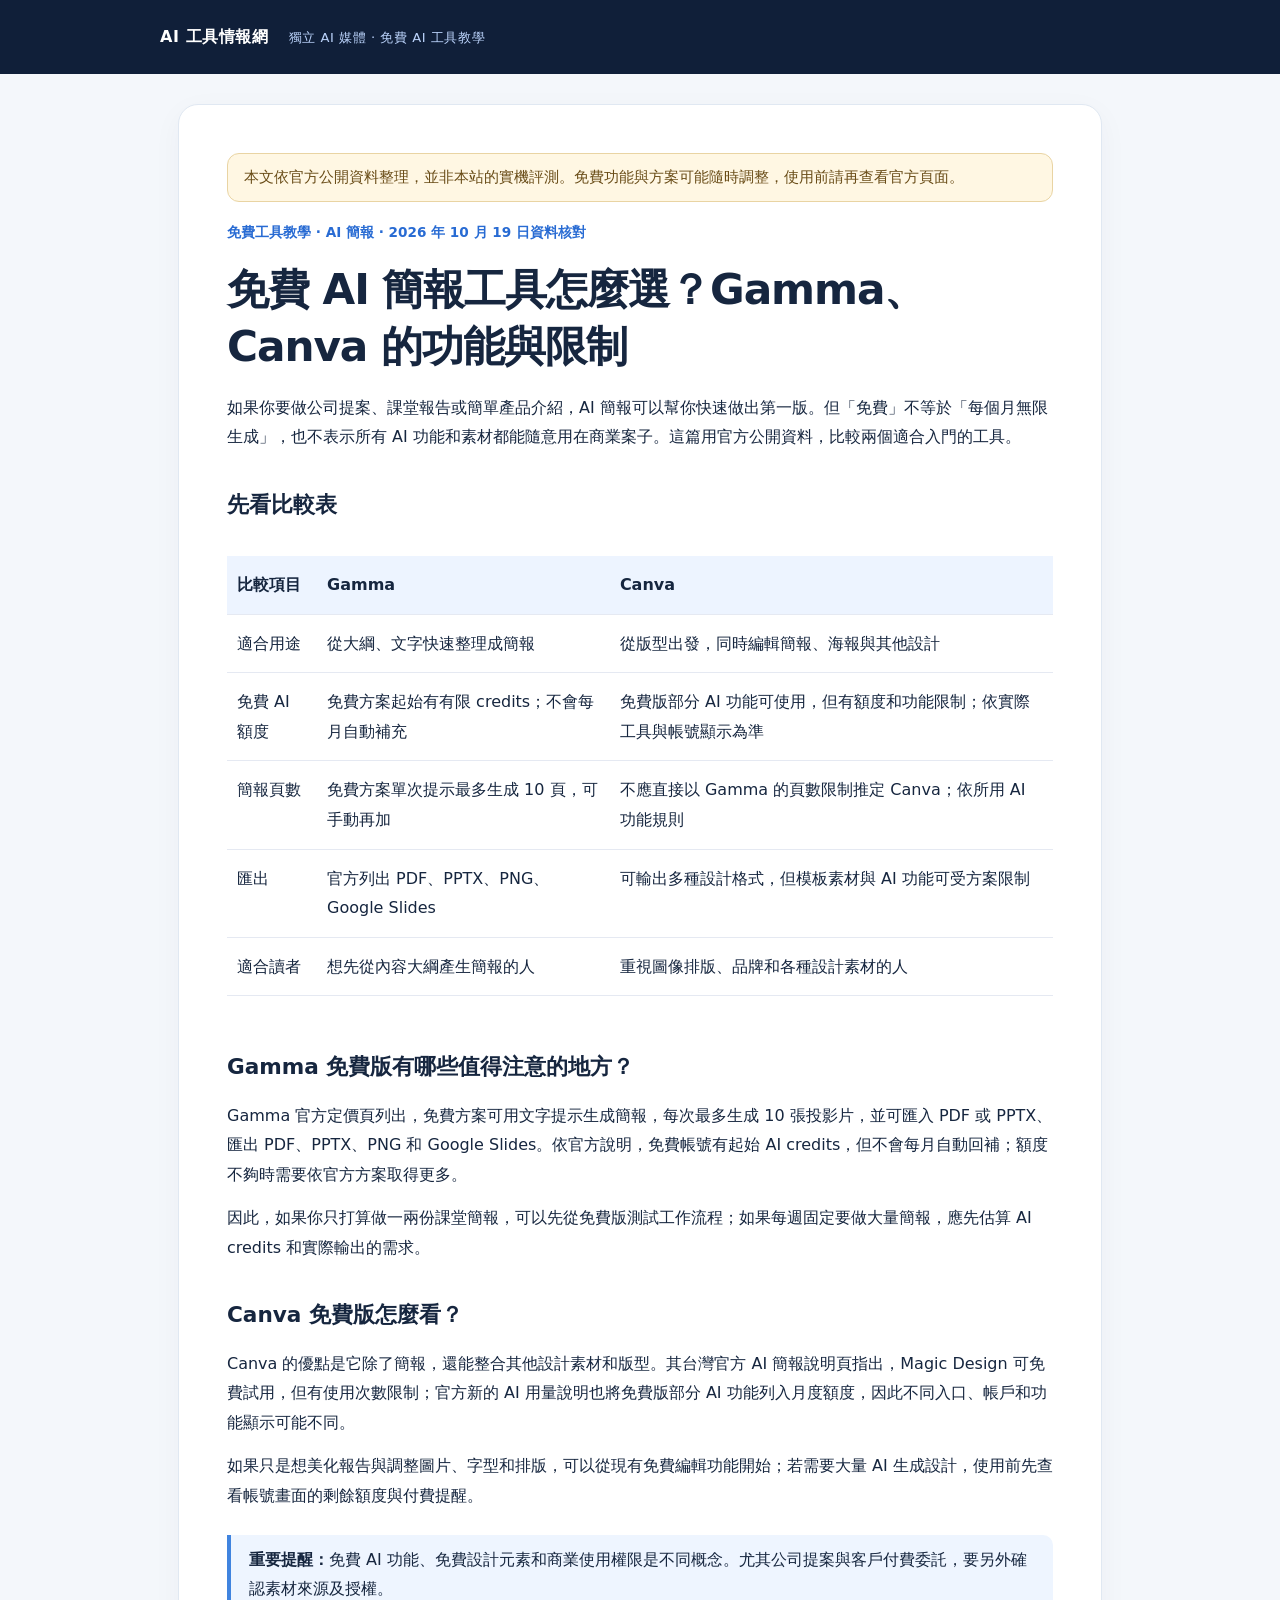
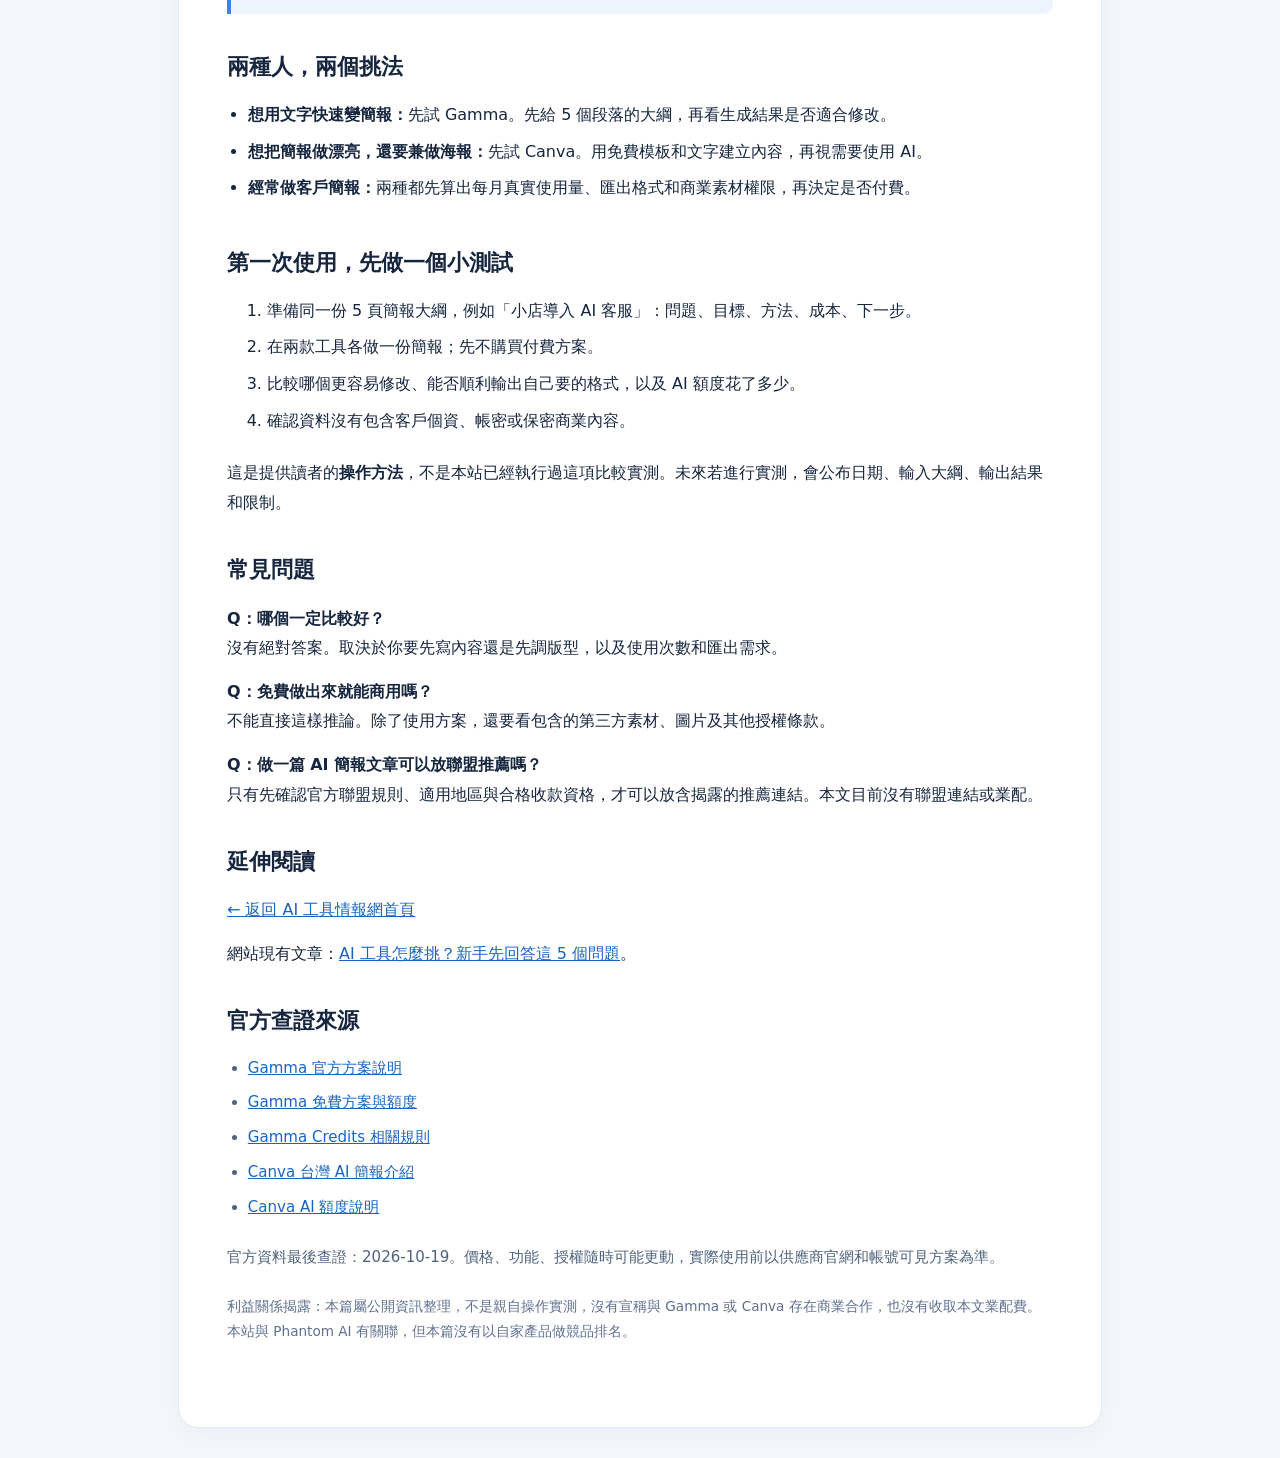
<file: articles/ai-slides-free-gamma-canva.html>
<!doctype html>
<html lang="zh-Hant">
<head>
<meta charset="utf-8">
<meta name="viewport" content="width=device-width, initial-scale=1">
<meta name="robots" content="index,follow">
<link rel="canonical" href="https://zxcv037614.github.io/free-website-starter-guide/articles/ai-slides-free-gamma-canva.html">
<title>免費 AI 簡報工具怎麼選？Gamma、Canva 免費方案比較｜AI 工具情報網</title>
<meta name="description" content="官方資料比較 Gamma 與 Canva 免費 AI 簡報的額度、匯出方式與適合對象，幫新手選對工具。">
<style>
:root{color-scheme:light}*{box-sizing:border-box}body{margin:0;background:#f4f7fb;color:#16263f;font-family:system-ui,-apple-system,"Noto Sans TC",sans-serif;line-height:1.85}header{background:#101f39;color:#fff;padding:22px max(20px,calc((100vw - 960px)/2));font-weight:800;letter-spacing:.035em}header span{font-weight:400;color:#bad2fa;font-size:.82rem;margin-left:14px}.main{max-width:960px;margin:30px auto;padding:0 18px}.panel{background:white;border:1px solid #e0e8f2;border-radius:20px;padding:clamp(22px,4vw,48px);box-shadow:0 8px 30px rgba(20,30,70,.04)}.tag{font-weight:700;color:#286bd3;font-size:.85rem}.notice{background:#fff7e3;border:1px solid #e9d4a3;border-radius:12px;padding:10px 16px;font-size:.91rem;color:#694c17;margin-bottom:18px}h1{font-size:clamp(1.75rem,3.3vw,2.65rem);line-height:1.35;letter-spacing:-.025em;margin:16px 0 18px}h2{font-size:1.35rem;margin-top:38px;line-height:1.4}p{margin:14px 0}a{color:#1964c2;overflow-wrap:anywhere}table{border-collapse:collapse;width:100%;margin:18px 0}th,td{border-bottom:1px solid #e5e9f2;text-align:left;padding:14px 10px;vertical-align:top}th{background:#edf4ff}ul{padding-left:1.3rem}li{padding-bottom:7px}.tip{border-left:4px solid #4084df;background:#eef5ff;padding:10px 18px;margin:24px 0;border-radius:0 10px 10px 0}.source{font-size:.94rem;color:#50647e}.footer{font-size:.85rem;color:#5f7190;margin:22px 0 35px} .scroll{overflow-x:auto}@media(max-width:680px){header{padding:16px 22px}header span{display:block;margin:0}table{font-size:.9rem}th,td{min-width:105px;padding:9px}.panel{padding:22px 18px}.main{margin-top:16px}}
</style>
</head>
<body><header><a style="color:inherit;text-decoration:none" href="../index.html">AI 工具情報網</a> <span>獨立 AI 媒體 · 免費 AI 工具教學</span></header>
<main class="main"><article class="panel">
<div class="notice">本文依官方公開資料整理，並非本站的實機評測。免費功能與方案可能隨時調整，使用前請再查看官方頁面。</div>
<div class="tag">免費工具教學 · AI 簡報 · 2026 年 10 月 19 日資料核對</div>
<h1>免費 AI 簡報工具怎麼選？Gamma、Canva 的功能與限制</h1>
<p>如果你要做公司提案、課堂報告或簡單產品介紹，AI 簡報可以幫你快速做出第一版。但「免費」不等於「每個月無限生成」，也不表示所有 AI 功能和素材都能隨意用在商業案子。這篇用官方公開資料，比較兩個適合入門的工具。</p>
<h2>先看比較表</h2>
<div class="scroll"><table><thead><tr><th>比較項目</th><th>Gamma</th><th>Canva</th></tr></thead><tbody>
<tr><td>適合用途</td><td>從大綱、文字快速整理成簡報</td><td>從版型出發，同時編輯簡報、海報與其他設計</td></tr>
<tr><td>免費 AI 額度</td><td>免費方案起始有有限 credits；不會每月自動補充</td><td>免費版部分 AI 功能可使用，但有額度和功能限制；依實際工具與帳號顯示為準</td></tr>
<tr><td>簡報頁數</td><td>免費方案單次提示最多生成 10 頁，可手動再加</td><td>不應直接以 Gamma 的頁數限制推定 Canva；依所用 AI 功能規則</td></tr>
<tr><td>匯出</td><td>官方列出 PDF、PPTX、PNG、Google Slides</td><td>可輸出多種設計格式，但模板素材與 AI 功能可受方案限制</td></tr>
<tr><td>適合讀者</td><td>想先從內容大綱產生簡報的人</td><td>重視圖像排版、品牌和各種設計素材的人</td></tr>
</tbody></table></div>
<h2>Gamma 免費版有哪些值得注意的地方？</h2>
<p>Gamma 官方定價頁列出，免費方案可用文字提示生成簡報，每次最多生成 10 張投影片，並可匯入 PDF 或 PPTX、匯出 PDF、PPTX、PNG 和 Google Slides。依官方說明，免費帳號有起始 AI credits，但不會每月自動回補；額度不夠時需要依官方方案取得更多。</p>
<p>因此，如果你只打算做一兩份課堂簡報，可以先從免費版測試工作流程；如果每週固定要做大量簡報，應先估算 AI credits 和實際輸出的需求。</p>
<h2>Canva 免費版怎麼看？</h2>
<p>Canva 的優點是它除了簡報，還能整合其他設計素材和版型。其台灣官方 AI 簡報說明頁指出，Magic Design 可免費試用，但有使用次數限制；官方新的 AI 用量說明也將免費版部分 AI 功能列入月度額度，因此不同入口、帳戶和功能顯示可能不同。</p>
<p>如果只是想美化報告與調整圖片、字型和排版，可以從現有免費編輯功能開始；若需要大量 AI 生成設計，使用前先查看帳號畫面的剩餘額度與付費提醒。</p>
<div class="tip"><strong>重要提醒：</strong>免費 AI 功能、免費設計元素和商業使用權限是不同概念。尤其公司提案與客戶付費委託，要另外確認素材來源及授權。</div>
<h2>兩種人，兩個挑法</h2>
<ul><li><strong>想用文字快速變簡報：</strong>先試 Gamma。先給 5 個段落的大綱，再看生成結果是否適合修改。</li><li><strong>想把簡報做漂亮，還要兼做海報：</strong>先試 Canva。用免費模板和文字建立內容，再視需要使用 AI。</li><li><strong>經常做客戶簡報：</strong>兩種都先算出每月真實使用量、匯出格式和商業素材權限，再決定是否付費。</li></ul>
<h2>第一次使用，先做一個小測試</h2>
<ol><li>準備同一份 5 頁簡報大綱，例如「小店導入 AI 客服」：問題、目標、方法、成本、下一步。</li><li>在兩款工具各做一份簡報；先不購買付費方案。</li><li>比較哪個更容易修改、能否順利輸出自己要的格式，以及 AI 額度花了多少。</li><li>確認資料沒有包含客戶個資、帳密或保密商業內容。</li></ol>
<p>這是提供讀者的<strong>操作方法</strong>，不是本站已經執行過這項比較實測。未來若進行實測，會公布日期、輸入大綱、輸出結果和限制。</p>
<h2>常見問題</h2>
<p><strong>Q：哪個一定比較好？</strong><br>沒有絕對答案。取決於你要先寫內容還是先調版型，以及使用次數和匯出需求。</p>
<p><strong>Q：免費做出來就能商用嗎？</strong><br>不能直接這樣推論。除了使用方案，還要看包含的第三方素材、圖片及其他授權條款。</p>
<p><strong>Q：做一篇 AI 簡報文章可以放聯盟推薦嗎？</strong><br>只有先確認官方聯盟規則、適用地區與合格收款資格，才可以放含揭露的推薦連結。本文目前沒有聯盟連結或業配。</p>
<h2>延伸閱讀</h2>
<p><a href="../index.html">← 返回 AI 工具情報網首頁</a></p>
<p>網站現有文章：<a href="https://zxcv037614.github.io/free-website-starter-guide/articles/choose-ai-tool.html">AI 工具怎麼挑？新手先回答這 5 個問題</a>。</p>
<h2>官方查證來源</h2>
<ul class="source"><li><a href="https://gamma.app/pricing" target="_blank" rel="noopener noreferrer">Gamma 官方方案說明</a></li><li><a href="https://help.gamma.app/en/articles/8077107-how-can-i-upgrade-my-gamma-subscription" target="_blank" rel="noopener noreferrer">Gamma 免費方案與額度</a></li><li><a href="https://help.gamma.app/en/articles/7834324-how-do-credits-work-in-gamma" target="_blank" rel="noopener noreferrer">Gamma Credits 相關規則</a></li><li><a href="https://www.canva.com/zh_tw/create/ai-presentations/" target="_blank" rel="noopener noreferrer">Canva 台灣 AI 簡報介紹</a></li><li><a href="https://www.canva.com/help/ai-access-variantb/" target="_blank" rel="noopener noreferrer">Canva AI 額度說明</a></li></ul>
<p class="source">官方資料最後查證：2026-10-19。價格、功能、授權隨時可能更動，實際使用前以供應商官網和帳號可見方案為準。</p>
<p class="footer">利益關係揭露：本篇屬公開資訊整理，不是親自操作實測，沒有宣稱與 Gamma 或 Canva 存在商業合作，也沒有收取本文業配費。本站與 Phantom AI 有關聯，但本篇沒有以自家產品做競品排名。</p>
</article></main></body></html>
</file>
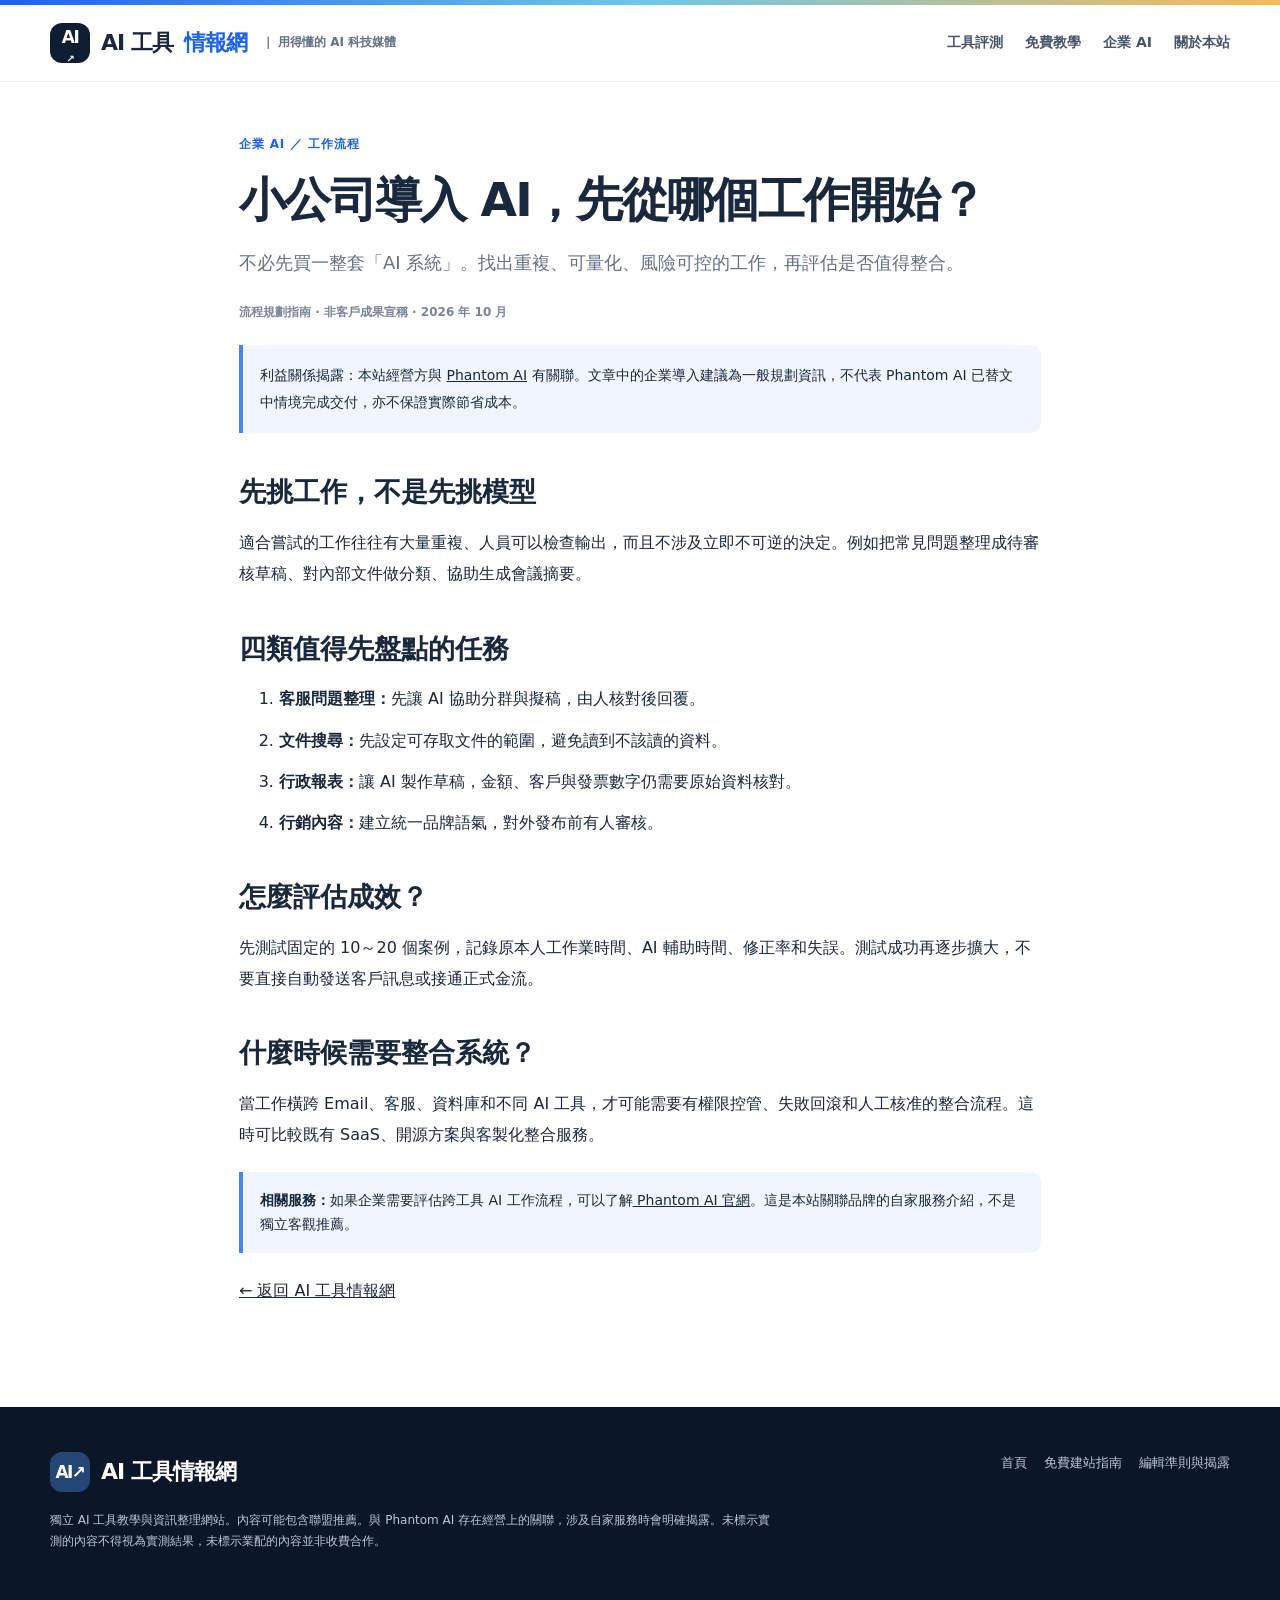
<file: articles/business-ai.html>
<!doctype html><html lang="zh-Hant"><head><link rel="canonical" href="https://zxcv037614.github.io/free-website-starter-guide/articles/business-ai.html"><meta charset="UTF-8"><meta name="viewport" content="width=device-width, initial-scale=1"><meta name="robots" content="index,follow"><title>小公司導入 AI：先挑哪種工作｜AI 工具情報網</title><meta name="description" content="小公司 AI 導入流程指南，從重複任務、權限到成效驗證，幫助評估是否需要整合。"><link rel="stylesheet" href="../style.css"></head><body><div class="topstripe"></div><header class="masthead"><div class="container masthead-inner"><a class="logo" href="../index.html"><span class="logo-mark">AI<span style="font-size:10px">↗</span></span>AI 工具<em>情報網</em><span class="site-subtitle">｜ 用得懂的 AI 科技媒體</span></a><nav class="mast-nav" aria-label="主選單"><a href="../index.html#reading">工具評測</a><a href="../index.html#reading">免費教學</a><a href="../index.html#reading">企業 AI</a><a href="../index.html#about">關於本站</a></nav><button class="menu-toggle" id="navToggle" type="button" aria-expanded="false" aria-controls="mobileNav" aria-label="開啟選單">☰</button></div><nav class="mobile-nav" id="mobileNav" hidden><a href="../index.html#reading">工具評測</a><a href="../index.html#reading">免費教學</a><a href="../index.html#reading">企業 AI</a><a href="../index.html#about">關於本站</a></nav></header><main><article class="article-layout"><div class="section-top">企業 AI ／ 工作流程</div><h1>小公司導入 AI，先從哪個工作開始？</h1><p class="summary">不必先買一整套「AI 系統」。找出重複、可量化、風險可控的工作，再評估是否值得整合。</p><div class="meta">流程規劃指南 · 非客戶成果宣稱 · 2026 年 10 月</div><p class="disclosure">利益關係揭露：本站經營方與 <a href="https://phantom-ai.tw/" target="_blank" rel="noopener noreferrer">Phantom AI</a> 有關聯。文章中的企業導入建議為一般規劃資訊，不代表 Phantom AI 已替文中情境完成交付，亦不保證實際節省成本。</p><h2>先挑工作，不是先挑模型</h2><p>適合嘗試的工作往往有大量重複、人員可以檢查輸出，而且不涉及立即不可逆的決定。例如把常見問題整理成待審核草稿、對內部文件做分類、協助生成會議摘要。</p><h2>四類值得先盤點的任務</h2><ol><li><strong>客服問題整理：</strong>先讓 AI 協助分群與擬稿，由人核對後回覆。</li><li><strong>文件搜尋：</strong>先設定可存取文件的範圍，避免讀到不該讀的資料。</li><li><strong>行政報表：</strong>讓 AI 製作草稿，金額、客戶與發票數字仍需要原始資料核對。</li><li><strong>行銷內容：</strong>建立統一品牌語氣，對外發布前有人審核。</li></ol><h2>怎麼評估成效？</h2><p>先測試固定的 10～20 個案例，記錄原本人工作業時間、AI 輔助時間、修正率和失誤。測試成功再逐步擴大，不要直接自動發送客戶訊息或接通正式金流。</p><h2>什麼時候需要整合系統？</h2><p>當工作橫跨 Email、客服、資料庫和不同 AI 工具，才可能需要有權限控管、失敗回滾和人工核准的整合流程。這時可比較既有 SaaS、開源方案與客製化整合服務。</p><div class="disclosure"><strong>相關服務：</strong>如果企業需要評估跨工具 AI 工作流程，可以了解<a href="https://phantom-ai.tw/" target="_blank" rel="noopener noreferrer"> Phantom AI 官網</a>。這是本站關聯品牌的自家服務介紹，不是獨立客觀推薦。</div><p><a href="../index.html">← 返回 AI 工具情報網</a></p></article></main><footer id="about"><div class="container footergrid"><div><a class="logo" href="../index.html" style="color:#fff"><span class="logo-mark" style="background:#254776">AI↗</span>AI 工具情報網</a><p class="fineprint">獨立 AI 工具教學與資訊整理網站。內容可能包含聯盟推薦。與 Phantom AI 存在經營上的關聯，涉及自家服務時會明確揭露。未標示實測的內容不得視為實測結果，未標示業配的內容並非收費合作。</p></div><div class="footer-links"><a href="../index.html">首頁</a><a href="../guide.html">免費建站指南</a><a href="../about.html">編輯準則與揭露</a></div></div></footer><script>document.getElementById('navToggle')?.addEventListener('click',()=>{let el=document.getElementById('mobileNav'),b=document.getElementById('navToggle');el.hidden=!el.hidden;b.setAttribute('aria-expanded',String(!el.hidden));});</script></body></html>
</file>
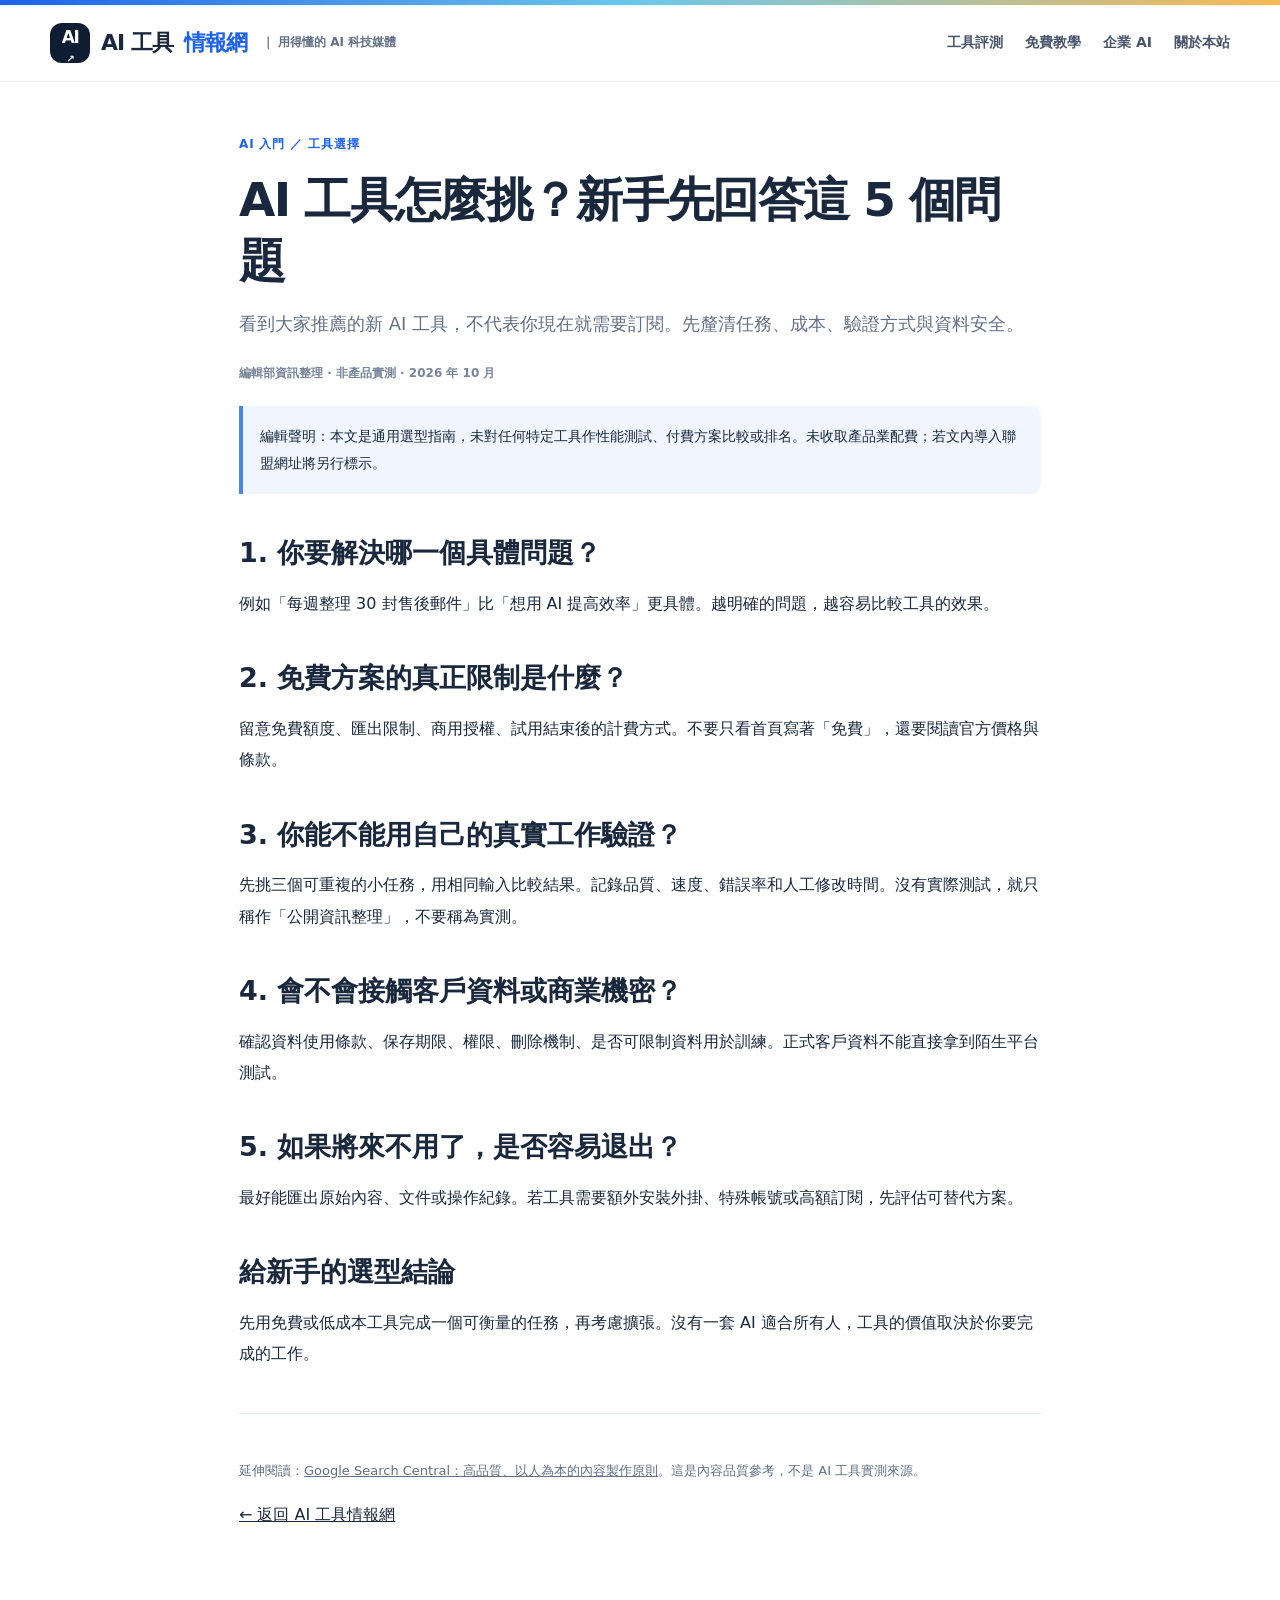
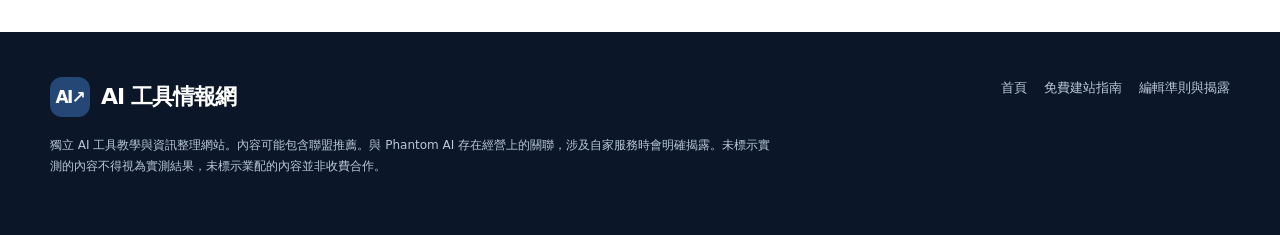
<file: articles/choose-ai-tool.html>
<!doctype html><html lang="zh-Hant"><head><link rel="canonical" href="https://zxcv037614.github.io/free-website-starter-guide/articles/choose-ai-tool.html"><meta charset="UTF-8"><meta name="viewport" content="width=device-width, initial-scale=1"><meta name="robots" content="index,follow"><title>AI 工具怎麼挑？5 個實用檢查點｜AI 工具情報網</title><meta name="description" content="從需求、價格、實測、資料安全到退出成本，整理 AI 工具的五項選擇原則。"><link rel="stylesheet" href="../style.css"></head><body><div class="topstripe"></div><header class="masthead"><div class="container masthead-inner"><a class="logo" href="../index.html"><span class="logo-mark">AI<span style="font-size:10px">↗</span></span>AI 工具<em>情報網</em><span class="site-subtitle">｜ 用得懂的 AI 科技媒體</span></a><nav class="mast-nav" aria-label="主選單"><a href="../index.html#reading">工具評測</a><a href="../index.html#reading">免費教學</a><a href="../index.html#reading">企業 AI</a><a href="../index.html#about">關於本站</a></nav><button class="menu-toggle" id="navToggle" type="button" aria-expanded="false" aria-controls="mobileNav" aria-label="開啟選單">☰</button></div><nav class="mobile-nav" id="mobileNav" hidden><a href="../index.html#reading">工具評測</a><a href="../index.html#reading">免費教學</a><a href="../index.html#reading">企業 AI</a><a href="../index.html#about">關於本站</a></nav></header><main><article class="article-layout"><div class="section-top">AI 入門 ／ 工具選擇</div><h1>AI 工具怎麼挑？新手先回答這 5 個問題</h1><p class="summary">看到大家推薦的新 AI 工具，不代表你現在就需要訂閱。先釐清任務、成本、驗證方式與資料安全。</p><div class="meta">編輯部資訊整理 · 非產品實測 · 2026 年 10 月</div><p class="disclosure">編輯聲明：本文是通用選型指南，未對任何特定工具作性能測試、付費方案比較或排名。未收取產品業配費；若文內導入聯盟網址將另行標示。</p><h2>1. 你要解決哪一個具體問題？</h2><p>例如「每週整理 30 封售後郵件」比「想用 AI 提高效率」更具體。越明確的問題，越容易比較工具的效果。</p><h2>2. 免費方案的真正限制是什麼？</h2><p>留意免費額度、匯出限制、商用授權、試用結束後的計費方式。不要只看首頁寫著「免費」，還要閱讀官方價格與條款。</p><h2>3. 你能不能用自己的真實工作驗證？</h2><p>先挑三個可重複的小任務，用相同輸入比較結果。記錄品質、速度、錯誤率和人工修改時間。沒有實際測試，就只稱作「公開資訊整理」，不要稱為實測。</p><h2>4. 會不會接觸客戶資料或商業機密？</h2><p>確認資料使用條款、保存期限、權限、刪除機制、是否可限制資料用於訓練。正式客戶資料不能直接拿到陌生平台測試。</p><h2>5. 如果將來不用了，是否容易退出？</h2><p>最好能匯出原始內容、文件或操作紀錄。若工具需要額外安裝外掛、特殊帳號或高額訂閱，先評估可替代方案。</p><h2>給新手的選型結論</h2><p>先用免費或低成本工具完成一個可衡量的任務，再考慮擴張。沒有一套 AI 適合所有人，工具的價值取決於你要完成的工作。</p><hr><p class="source">延伸閱讀：<a href="https://developers.google.com/search/docs/fundamentals/creating-helpful-content" target="_blank" rel="noopener noreferrer">Google Search Central：高品質、以人為本的內容製作原則</a>。這是內容品質參考，不是 AI 工具實測來源。</p><p><a href="../index.html">← 返回 AI 工具情報網</a></p></article></main><footer id="about"><div class="container footergrid"><div><a class="logo" href="../index.html" style="color:#fff"><span class="logo-mark" style="background:#254776">AI↗</span>AI 工具情報網</a><p class="fineprint">獨立 AI 工具教學與資訊整理網站。內容可能包含聯盟推薦。與 Phantom AI 存在經營上的關聯，涉及自家服務時會明確揭露。未標示實測的內容不得視為實測結果，未標示業配的內容並非收費合作。</p></div><div class="footer-links"><a href="../index.html">首頁</a><a href="../guide.html">免費建站指南</a><a href="../about.html">編輯準則與揭露</a></div></div></footer><script>document.getElementById('navToggle')?.addEventListener('click',()=>{let el=document.getElementById('mobileNav'),b=document.getElementById('navToggle');el.hidden=!el.hidden;b.setAttribute('aria-expanded',String(!el.hidden));});</script></body></html>
</file>
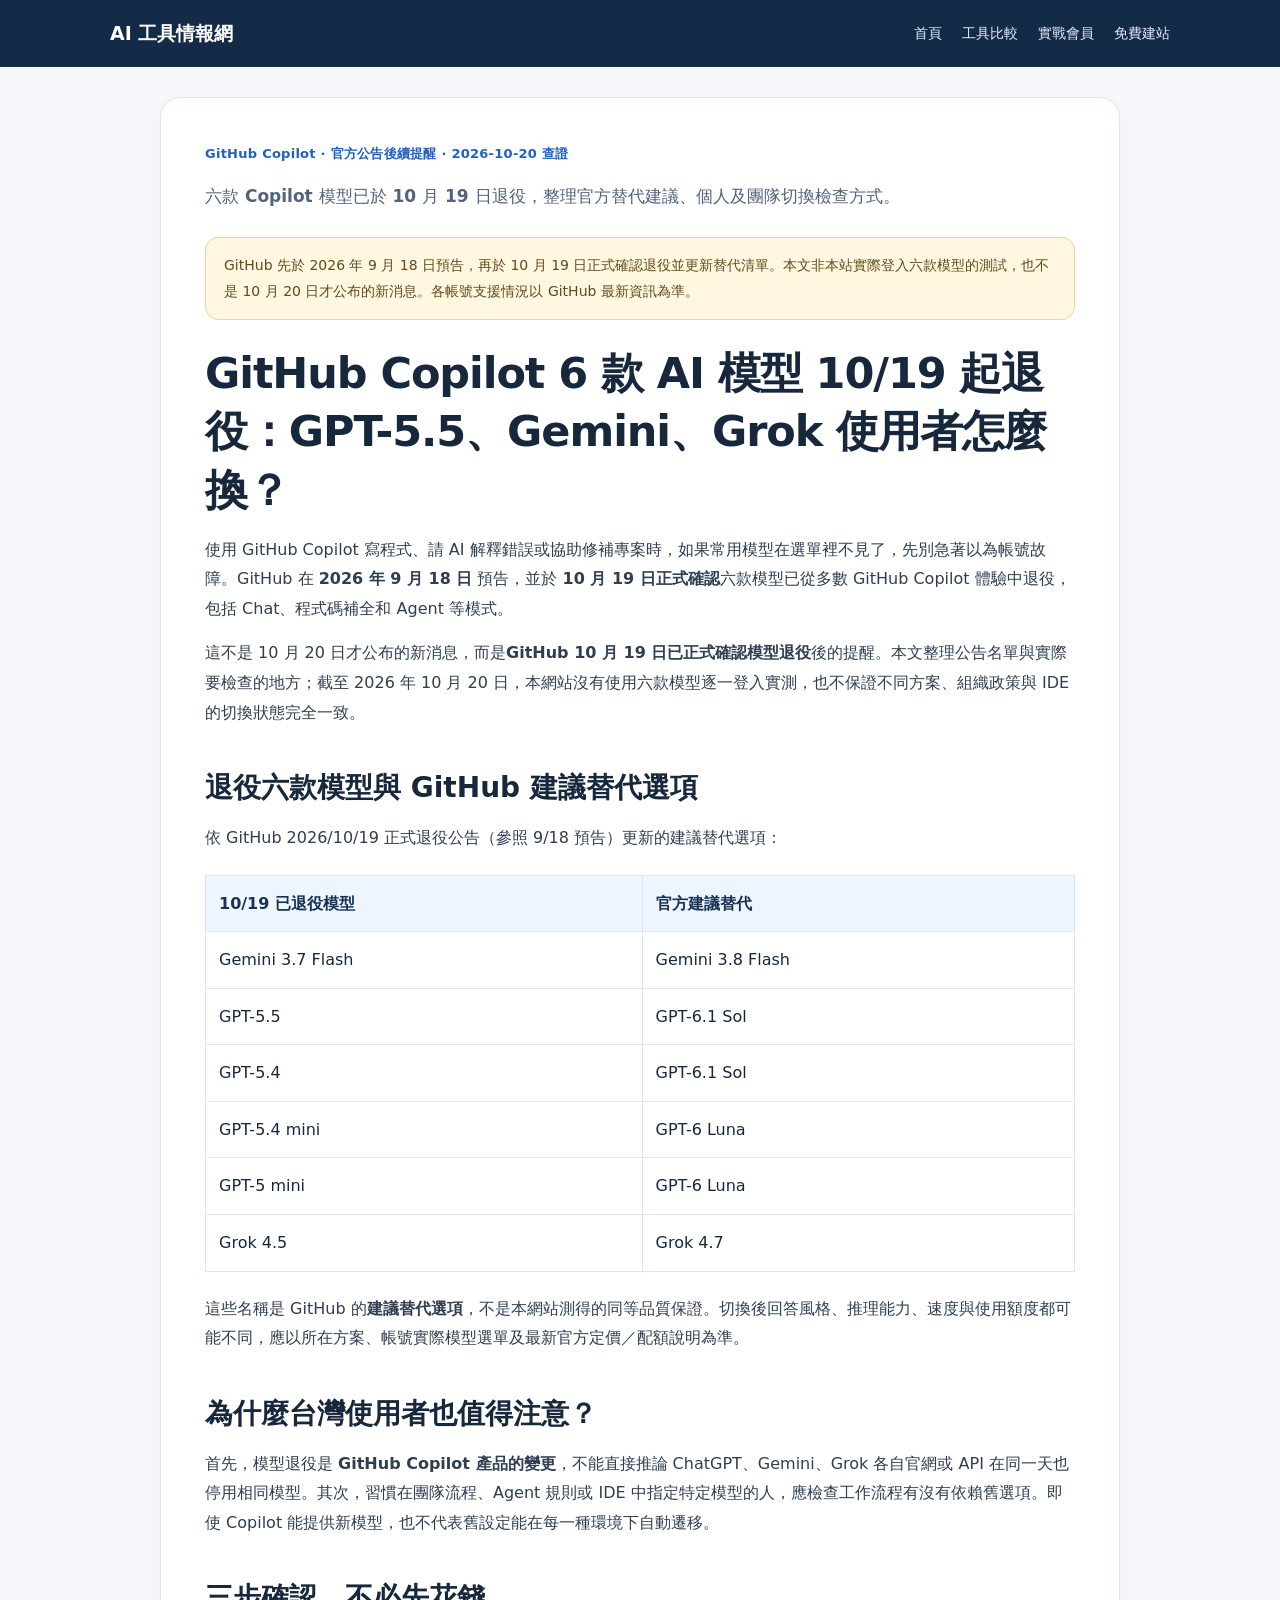
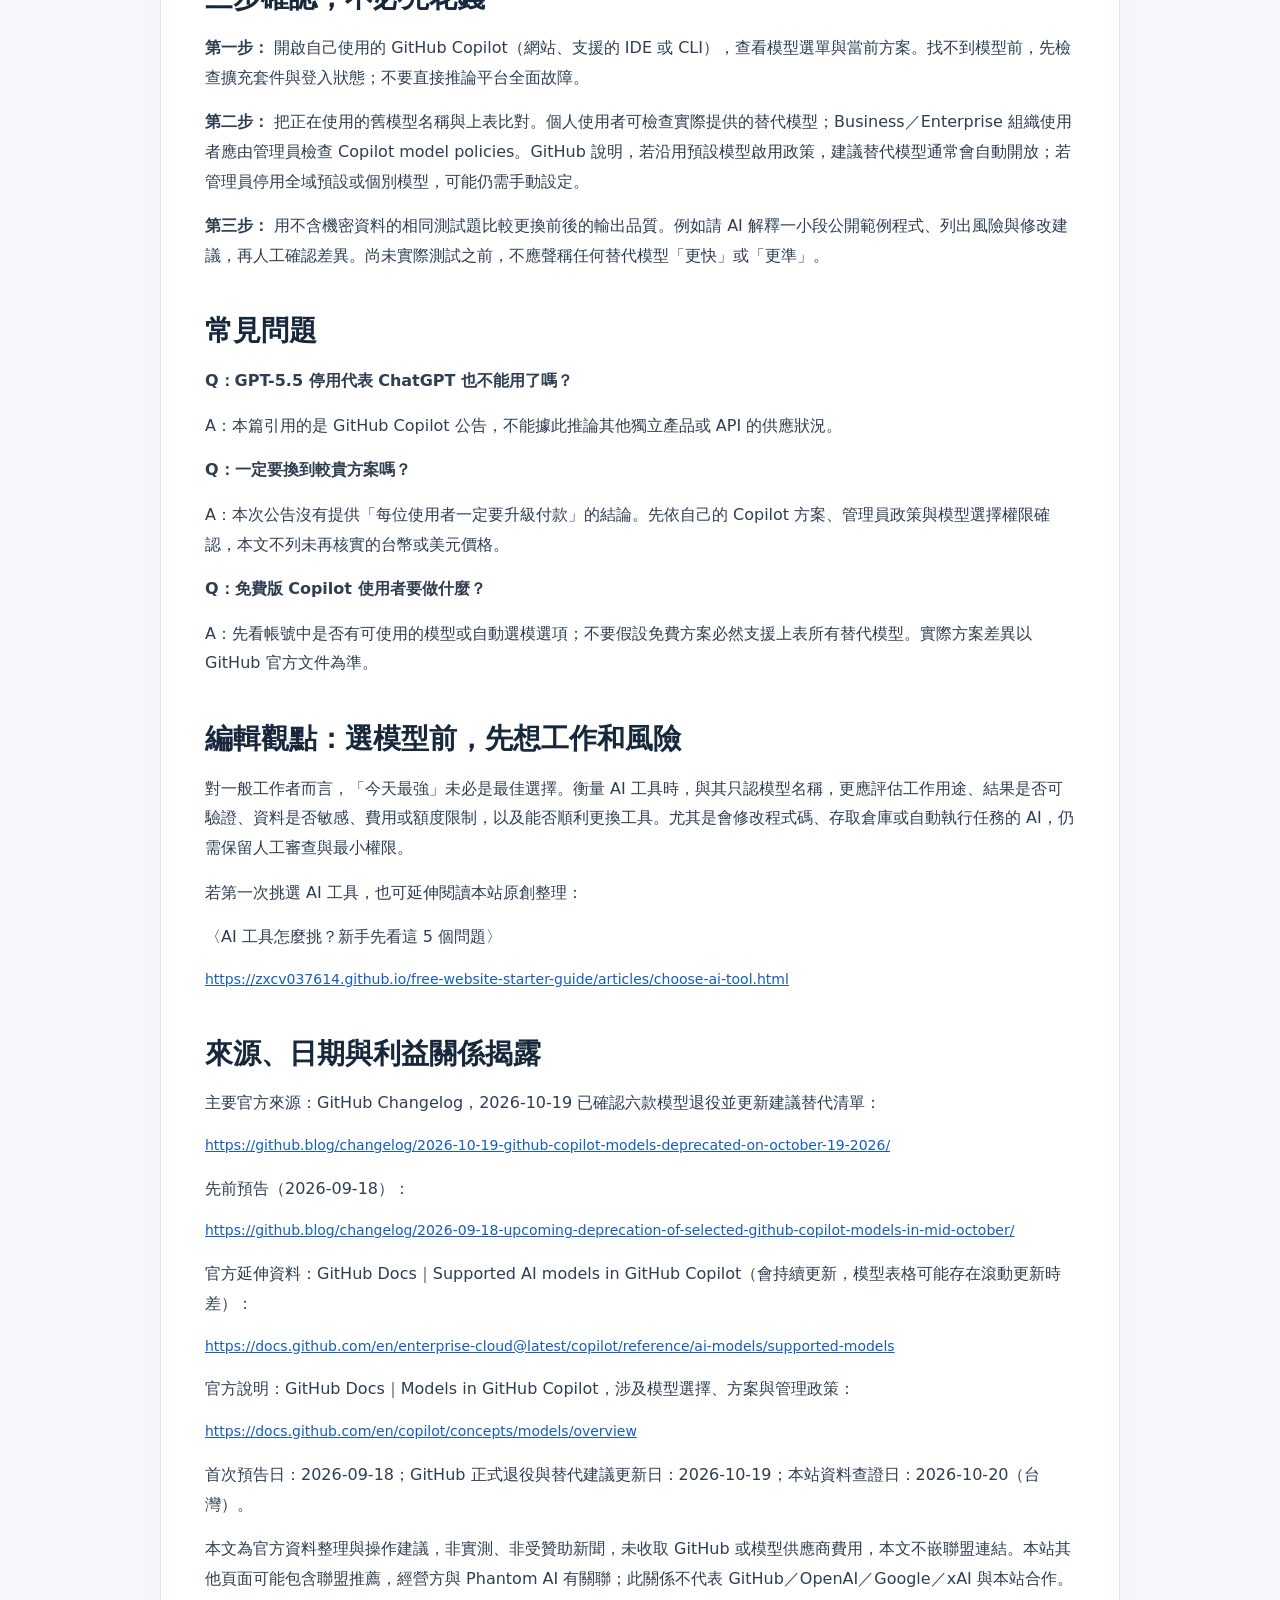
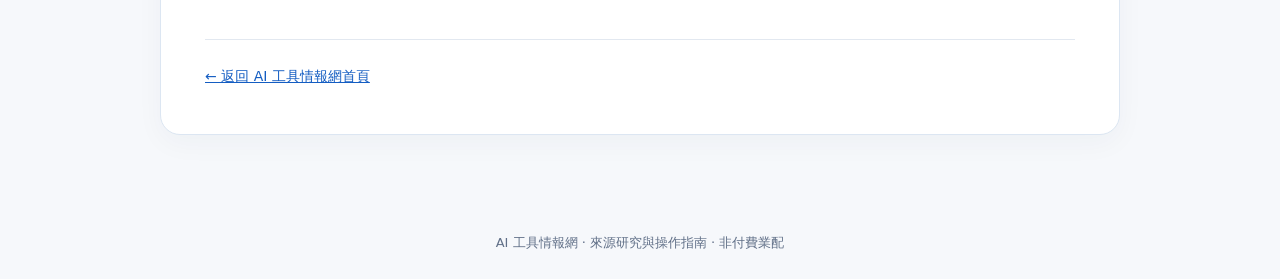
<file: articles/github-copilot-model-retirement-2026-10.html>
<!doctype html>
<html lang="zh-Hant"><head><meta charset="utf-8"><meta name="viewport" content="width=device-width,initial-scale=1"><meta name="robots" content="index,follow"><link rel="canonical" href="https://zxcv037614.github.io/free-website-starter-guide/articles/github-copilot-model-retirement-2026-10.html"><meta name="description" content="GitHub 10 月 19 日正式確認 6 款 Copilot 模型已退役，含 GPT-5.5、GPT-5.4、Gemini 3.7 Flash 與 Grok 4.5。整理替代模型、團隊政策與切換檢查清單。"><meta property="og:title" content="GitHub Copilot 6 款 AI 模型 10/19 起退役：GPT-5.5、Gemini、Grok 使用者怎麼換？"><meta property="og:type" content="article"><title>GitHub Copilot 6 款 AI 模型 10/19 起退役：GPT-5.5、Gemini、Grok 使用者怎麼換？｜AI 工具情報網</title><style>:root{font-family:system-ui,-apple-system,"Noto Sans TC","Microsoft JhengHei",sans-serif;color:#17283d}*{box-sizing:border-box}body{margin:0;background:#f6f8fb;line-height:1.85}a{color:#145dc2;overflow-wrap:anywhere}a:focus-visible,button:focus-visible{outline:3px solid #7da7ee;outline-offset:3px}.top{background:#142b48;color:#fff;padding:16px max(20px,calc((100% - 1060px)/2));display:flex;align-items:center;justify-content:space-between;gap:20px}.brand{color:white;text-decoration:none;font-size:19px;font-weight:850}.links{display:flex;gap:20px}.links a{color:#e5ecff;font-size:14px;text-decoration:none}.burger{display:none;background:none;color:white;border:1px solid #8fa9c9;border-radius:8px;font-size:22px;padding:4px 12px}.mobile-links{display:none;background:#1a385c;padding:14px 22px}.mobile-links.open{display:flex;flex-direction:column;gap:12px}.mobile-links a{color:white;text-decoration:none}.wrap{width:min(960px,calc(100% - 32px));margin:30px auto 72px}.panel{border:1px solid #dce6f2;border-radius:20px;background:white;padding:clamp(20px,4vw,44px);box-shadow:0 8px 28px #12324d0a}.eyebrow{font-size:13px;font-weight:750;color:#2260bd;letter-spacing:.02em}h1{font-size:clamp(29px,4.4vw,43px);line-height:1.35;letter-spacing:-.025em;margin:16px 0}h2{font-size:clamp(22px,2.9vw,28px);line-height:1.35;margin:42px 0 16px}p{margin:15px 0;color:#2f3e51}.summary{font-size:17px;font-weight:550;color:#52637d}.notice{background:#fff7df;border:1px solid #e8d39e;border-radius:13px;padding:15px 18px;color:#614b1d;font-size:14px;margin:24px 0}.table-scroll{overflow-x:auto;margin:22px 0}table{border-collapse:collapse;width:100%;min-width:530px}th,td{padding:13px;border:1px solid #dce6f1;text-align:left}th{background:#eff5ff;color:#183252}.source-link{font-size:14px;overflow-wrap:anywhere}.bottom{margin-top:46px;border-top:1px solid #e2e8f0;padding-top:24px;font-size:14px;color:#52637d}footer{text-align:center;padding:24px 16px;color:#617088;font-size:13px}@media(max-width:670px){.links{display:none}.burger{display:block}.top{padding:12px 16px}.wrap{margin:15px auto 42px}.panel{border-radius:14px;padding:22px 18px}h2{margin-top:34px}table{font-size:14px}.brand{font-size:17px}}</style></head><body><header class="top"><a class="brand" href="../index.html">AI 工具情報網</a><nav class="links" aria-label="主選單"><a href="../index.html">首頁</a><a href="../tools/">工具比較</a><a href="../members/">實戰會員</a><a href="../guide.html">免費建站</a></nav><button class="burger" id="menuBtn" type="button" aria-label="開啟選單" aria-controls="mobileLinks" aria-expanded="false">☰</button></header><nav class="mobile-links" id="mobileLinks" aria-label="手機選單"><a href="../index.html">首頁</a><a href="../tools/">工具比較</a><a href="../members/">實戰會員</a><a href="../guide.html">免費建站</a></nav><main class="wrap"><article class="panel"><div class="eyebrow">GitHub Copilot · 官方公告後續提醒 · 2026-10-20 查證</div><p class="summary">六款 Copilot 模型已於 10 月 19 日退役，整理官方替代建議、個人及團隊切換檢查方式。</p><div class="notice">GitHub 先於 2026 年 9 月 18 日預告，再於 10 月 19 日正式確認退役並更新替代清單。本文非本站實際登入六款模型的測試，也不是 10 月 20 日才公布的新消息。各帳號支援情況以 GitHub 最新資訊為準。</div><h1>GitHub Copilot 6 款 AI 模型 10/19 起退役：GPT-5.5、Gemini、Grok 使用者怎麼換？</h1><p>使用 GitHub Copilot 寫程式、請 AI 解釋錯誤或協助修補專案時，如果常用模型在選單裡不見了，先別急著以為帳號故障。GitHub 在 <strong>2026 年 9 月 18 日</strong> 預告，並於 <strong>10 月 19 日正式確認</strong>六款模型已從多數 GitHub Copilot 體驗中退役，包括 Chat、程式碼補全和 Agent 等模式。</p><p>這不是 10 月 20 日才公布的新消息，而是<strong>GitHub 10 月 19 日已正式確認模型退役</strong>後的提醒。本文整理公告名單與實際要檢查的地方；截至 2026 年 10 月 20 日，本網站沒有使用六款模型逐一登入實測，也不保證不同方案、組織政策與 IDE 的切換狀態完全一致。</p><h2>退役六款模型與 GitHub 建議替代選項</h2><p>依 GitHub 2026/10/19 正式退役公告（參照 9/18 預告）更新的建議替代選項：</p><div class="table-scroll"><table><thead><tr><th>10/19 已退役模型</th><th>官方建議替代</th></tr></thead><tbody><tr><td>Gemini 3.7 Flash</td><td>Gemini 3.8 Flash</td></tr><tr><td>GPT-5.5</td><td>GPT-6.1 Sol</td></tr><tr><td>GPT-5.4</td><td>GPT-6.1 Sol</td></tr><tr><td>GPT-5.4 mini</td><td>GPT-6 Luna</td></tr><tr><td>GPT-5 mini</td><td>GPT-6 Luna</td></tr><tr><td>Grok 4.5</td><td>Grok 4.7</td></tr></tbody></table></div><p>這些名稱是 GitHub 的<strong>建議替代選項</strong>，不是本網站測得的同等品質保證。切換後回答風格、推理能力、速度與使用額度都可能不同，應以所在方案、帳號實際模型選單及最新官方定價／配額說明為準。</p><h2>為什麼台灣使用者也值得注意？</h2><p>首先，模型退役是 <strong>GitHub Copilot 產品的變更</strong>，不能直接推論 ChatGPT、Gemini、Grok 各自官網或 API 在同一天也停用相同模型。其次，習慣在團隊流程、Agent 規則或 IDE 中指定特定模型的人，應檢查工作流程有沒有依賴舊選項。即使 Copilot 能提供新模型，也不代表舊設定能在每一種環境下自動遷移。</p><h2>三步確認，不必先花錢</h2><p><strong>第一步：</strong> 開啟自己使用的 GitHub Copilot（網站、支援的 IDE 或 CLI），查看模型選單與當前方案。找不到模型前，先檢查擴充套件與登入狀態；不要直接推論平台全面故障。</p><p><strong>第二步：</strong> 把正在使用的舊模型名稱與上表比對。個人使用者可檢查實際提供的替代模型；Business／Enterprise 組織使用者應由管理員檢查 Copilot model policies。GitHub 說明，若沿用預設模型啟用政策，建議替代模型通常會自動開放；若管理員停用全域預設或個別模型，可能仍需手動設定。</p><p><strong>第三步：</strong> 用不含機密資料的相同測試題比較更換前後的輸出品質。例如請 AI 解釋一小段公開範例程式、列出風險與修改建議，再人工確認差異。尚未實際測試之前，不應聲稱任何替代模型「更快」或「更準」。</p><h2>常見問題</h2><p><strong>Q：GPT-5.5 停用代表 ChatGPT 也不能用了嗎？</strong></p><p>A：本篇引用的是 GitHub Copilot 公告，不能據此推論其他獨立產品或 API 的供應狀況。</p><p><strong>Q：一定要換到較貴方案嗎？</strong></p><p>A：本次公告沒有提供「每位使用者一定要升級付款」的結論。先依自己的 Copilot 方案、管理員政策與模型選擇權限確認，本文不列未再核實的台幣或美元價格。</p><p><strong>Q：免費版 Copilot 使用者要做什麼？</strong></p><p>A：先看帳號中是否有可使用的模型或自動選模選項；不要假設免費方案必然支援上表所有替代模型。實際方案差異以 GitHub 官方文件為準。</p><h2>編輯觀點：選模型前，先想工作和風險</h2><p>對一般工作者而言，「今天最強」未必是最佳選擇。衡量 AI 工具時，與其只認模型名稱，更應評估工作用途、結果是否可驗證、資料是否敏感、費用或額度限制，以及能否順利更換工具。尤其是會修改程式碼、存取倉庫或自動執行任務的 AI，仍需保留人工審查與最小權限。</p><p>若第一次挑選 AI 工具，也可延伸閱讀本站原創整理：</p><p>〈AI 工具怎麼挑？新手先看這 5 個問題〉</p><p class="source-link"><a target="_blank" rel="noopener noreferrer" href="https://zxcv037614.github.io/free-website-starter-guide/articles/choose-ai-tool.html">https://zxcv037614.github.io/free-website-starter-guide/articles/choose-ai-tool.html</a></p><h2>來源、日期與利益關係揭露</h2><p>主要官方來源：GitHub Changelog，2026-10-19 已確認六款模型退役並更新建議替代清單：</p><p class="source-link"><a target="_blank" rel="noopener noreferrer" href="https://github.blog/changelog/2026-10-19-github-copilot-models-deprecated-on-october-19-2026/">https://github.blog/changelog/2026-10-19-github-copilot-models-deprecated-on-october-19-2026/</a></p><p>先前預告（2026-09-18）：</p><p class="source-link"><a target="_blank" rel="noopener noreferrer" href="https://github.blog/changelog/2026-09-18-upcoming-deprecation-of-selected-github-copilot-models-in-mid-october/">https://github.blog/changelog/2026-09-18-upcoming-deprecation-of-selected-github-copilot-models-in-mid-october/</a></p><p>官方延伸資料：GitHub Docs｜Supported AI models in GitHub Copilot（會持續更新，模型表格可能存在滾動更新時差）：</p><p class="source-link"><a target="_blank" rel="noopener noreferrer" href="https://docs.github.com/en/enterprise-cloud@latest/copilot/reference/ai-models/supported-models">https://docs.github.com/en/enterprise-cloud@latest/copilot/reference/ai-models/supported-models</a></p><p>官方說明：GitHub Docs｜Models in GitHub Copilot，涉及模型選擇、方案與管理政策：</p><p class="source-link"><a target="_blank" rel="noopener noreferrer" href="https://docs.github.com/en/copilot/concepts/models/overview">https://docs.github.com/en/copilot/concepts/models/overview</a></p><p>首次預告日：2026-09-18；GitHub 正式退役與替代建議更新日：2026-10-19；本站資料查證日：2026-10-20（台灣）。</p><p>本文為官方資料整理與操作建議，非實測、非受贊助新聞，未收取 GitHub 或模型供應商費用，本文不嵌聯盟連結。本站其他頁面可能包含聯盟推薦，經營方與 Phantom AI 有關聯；此關係不代表 GitHub／OpenAI／Google／xAI 與本站合作。</p><div class="bottom"><a href="../index.html">← 返回 AI 工具情報網首頁</a></div></article></main><footer>AI 工具情報網 · 來源研究與操作指南 · 非付費業配</footer><script>const b=document.getElementById("menuBtn"),m=document.getElementById("mobileLinks");b.addEventListener("click",()=>{const on=m.classList.toggle("open");b.setAttribute("aria-expanded",String(on))})</script></body></html>
</file>
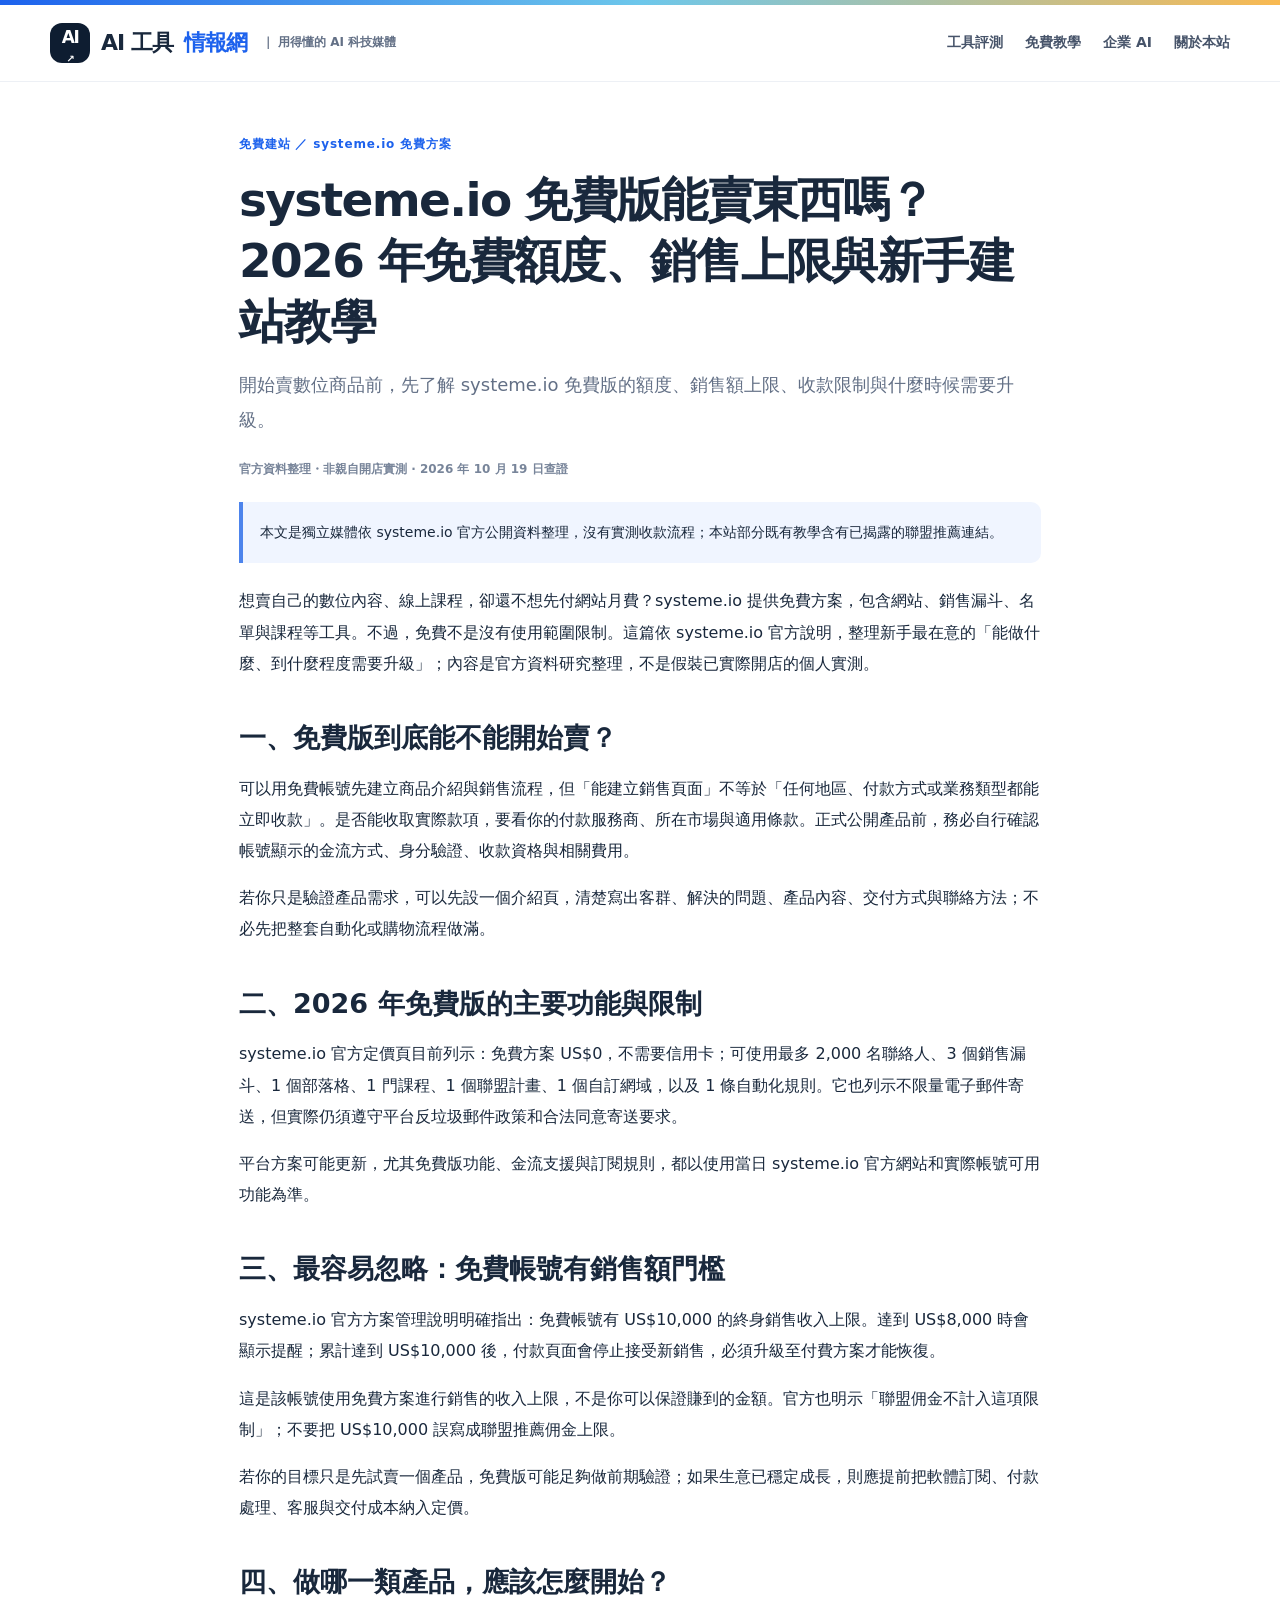
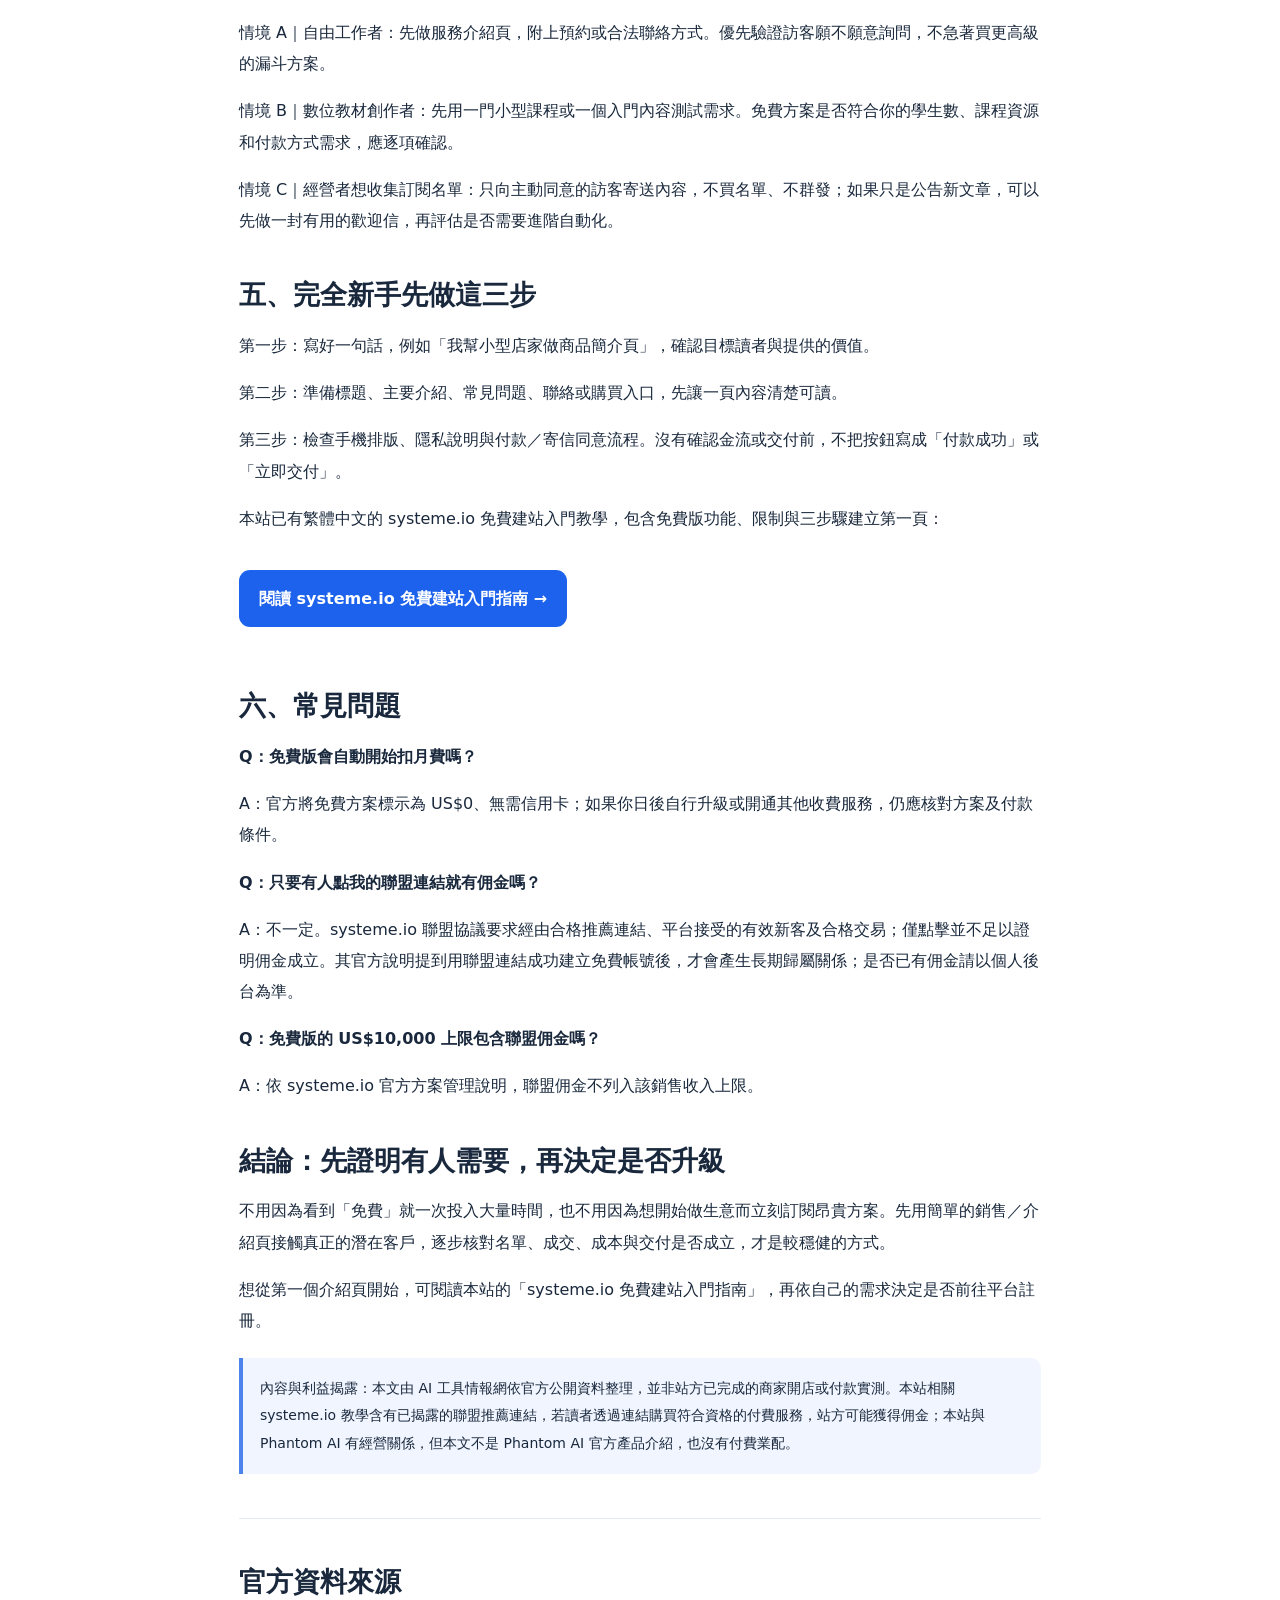
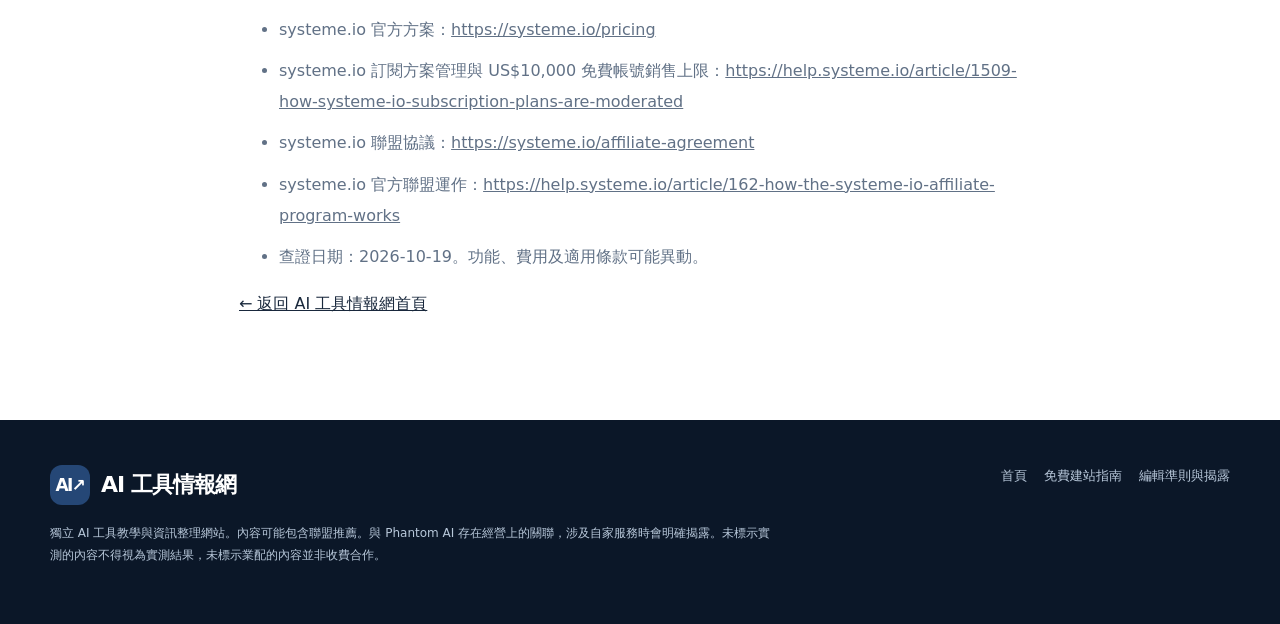
<file: articles/systeme-io-free-plan-selling-limits-2026.html>
<!doctype html><html lang="zh-Hant"><head><link rel="canonical" href="https://zxcv037614.github.io/free-website-starter-guide/articles/systeme-io-free-plan-selling-limits-2026.html"><meta charset="UTF-8"><meta name="viewport" content="width=device-width, initial-scale=1"><meta name="robots" content="index,follow"><title>systeme.io 免費版能賣東西嗎？2026 銷售上限、功能與費用｜AI 工具情報網</title><meta name="description" content="systeme.io 免費版能做網站、銷售漏斗和課程嗎？整理 2,000 聯絡人、3 個漏斗、1 門課及 US$10,000 終身銷售額門檻，教你先免費驗證需求。"><link rel="stylesheet" href="../style.css"></head><body><div class="topstripe"></div><header class="masthead"><div class="container masthead-inner"><a class="logo" href="../index.html"><span class="logo-mark">AI<span style="font-size:10px">↗</span></span>AI 工具<em>情報網</em><span class="site-subtitle">｜ 用得懂的 AI 科技媒體</span></a><nav class="mast-nav" aria-label="主選單"><a href="../index.html#reading">工具評測</a><a href="../index.html#reading">免費教學</a><a href="../index.html#reading">企業 AI</a><a href="../index.html#about">關於本站</a></nav><button class="menu-toggle" id="navToggle" type="button" aria-expanded="false" aria-controls="mobileNav" aria-label="開啟選單">☰</button></div><nav class="mobile-nav" id="mobileNav" hidden><a href="../index.html#reading">工具評測</a><a href="../index.html#reading">免費教學</a><a href="../index.html#reading">企業 AI</a><a href="../index.html#about">關於本站</a></nav></header><main><article class="article-layout"><div class="section-top">免費建站 ／ systeme.io 免費方案</div><h1>systeme.io 免費版能賣東西嗎？2026 年免費額度、銷售上限與新手建站教學</h1><p class="summary">開始賣數位商品前，先了解 systeme.io 免費版的額度、銷售額上限、收款限制與什麼時候需要升級。</p><div class="meta">官方資料整理・非親自開店實測 · 2026 年 10 月 19 日查證</div><p class="disclosure">本文是獨立媒體依 systeme.io 官方公開資料整理，沒有實測收款流程；本站部分既有教學含有已揭露的聯盟推薦連結。</p><p>想賣自己的數位內容、線上課程，卻還不想先付網站月費？systeme.io 提供免費方案，包含網站、銷售漏斗、名單與課程等工具。不過，免費不是沒有使用範圍限制。這篇依 systeme.io 官方說明，整理新手最在意的「能做什麼、到什麼程度需要升級」；內容是官方資料研究整理，不是假裝已實際開店的個人實測。</p><h2>一、免費版到底能不能開始賣？</h2><p>可以用免費帳號先建立商品介紹與銷售流程，但「能建立銷售頁面」不等於「任何地區、付款方式或業務類型都能立即收款」。是否能收取實際款項，要看你的付款服務商、所在市場與適用條款。正式公開產品前，務必自行確認帳號顯示的金流方式、身分驗證、收款資格與相關費用。</p><p>若你只是驗證產品需求，可以先設一個介紹頁，清楚寫出客群、解決的問題、產品內容、交付方式與聯絡方法；不必先把整套自動化或購物流程做滿。</p><h2>二、2026 年免費版的主要功能與限制</h2><p>systeme.io 官方定價頁目前列示：免費方案 US$0，不需要信用卡；可使用最多 2,000 名聯絡人、3 個銷售漏斗、1 個部落格、1 門課程、1 個聯盟計畫、1 個自訂網域，以及 1 條自動化規則。它也列示不限量電子郵件寄送，但實際仍須遵守平台反垃圾郵件政策和合法同意寄送要求。</p><p>平台方案可能更新，尤其免費版功能、金流支援與訂閱規則，都以使用當日 systeme.io 官方網站和實際帳號可用功能為準。</p><h2>三、最容易忽略：免費帳號有銷售額門檻</h2><p>systeme.io 官方方案管理說明明確指出：免費帳號有 US$10,000 的終身銷售收入上限。達到 US$8,000 時會顯示提醒；累計達到 US$10,000 後，付款頁面會停止接受新銷售，必須升級至付費方案才能恢復。</p><p>這是該帳號使用免費方案進行銷售的收入上限，不是你可以保證賺到的金額。官方也明示「聯盟佣金不計入這項限制」；不要把 US$10,000 誤寫成聯盟推薦佣金上限。</p><p>若你的目標只是先試賣一個產品，免費版可能足夠做前期驗證；如果生意已穩定成長，則應提前把軟體訂閱、付款處理、客服與交付成本納入定價。</p><h2>四、做哪一類產品，應該怎麼開始？</h2><p>情境 A｜自由工作者：先做服務介紹頁，附上預約或合法聯絡方式。優先驗證訪客願不願意詢問，不急著買更高級的漏斗方案。</p><p>情境 B｜數位教材創作者：先用一門小型課程或一個入門內容測試需求。免費方案是否符合你的學生數、課程資源和付款方式需求，應逐項確認。</p><p>情境 C｜經營者想收集訂閱名單：只向主動同意的訪客寄送內容，不買名單、不群發；如果只是公告新文章，可以先做一封有用的歡迎信，再評估是否需要進階自動化。</p><h2>五、完全新手先做這三步</h2><p>第一步：寫好一句話，例如「我幫小型店家做商品簡介頁」，確認目標讀者與提供的價值。</p><p>第二步：準備標題、主要介紹、常見問題、聯絡或購買入口，先讓一頁內容清楚可讀。</p><p>第三步：檢查手機排版、隱私說明與付款／寄信同意流程。沒有確認金流或交付前，不把按鈕寫成「付款成功」或「立即交付」。</p><p>本站已有繁體中文的 systeme.io 免費建站入門教學，包含免費版功能、限制與三步驟建立第一頁：</p><p><a class="cta" href="../guide.html">閱讀 systeme.io 免費建站入門指南 →</a></p><h2>六、常見問題</h2><p><strong>Q：免費版會自動開始扣月費嗎？</strong></p><p>A：官方將免費方案標示為 US$0、無需信用卡；如果你日後自行升級或開通其他收費服務，仍應核對方案及付款條件。</p><p><strong>Q：只要有人點我的聯盟連結就有佣金嗎？</strong></p><p>A：不一定。systeme.io 聯盟協議要求經由合格推薦連結、平台接受的有效新客及合格交易；僅點擊並不足以證明佣金成立。其官方說明提到用聯盟連結成功建立免費帳號後，才會產生長期歸屬關係；是否已有佣金請以個人後台為準。</p><p><strong>Q：免費版的 US$10,000 上限包含聯盟佣金嗎？</strong></p><p>A：依 systeme.io 官方方案管理說明，聯盟佣金不列入該銷售收入上限。</p><h2>結論：先證明有人需要，再決定是否升級</h2><p>不用因為看到「免費」就一次投入大量時間，也不用因為想開始做生意而立刻訂閱昂貴方案。先用簡單的銷售／介紹頁接觸真正的潛在客戶，逐步核對名單、成交、成本與交付是否成立，才是較穩健的方式。</p><p>想從第一個介紹頁開始，可閱讀本站的「systeme.io 免費建站入門指南」，再依自己的需求決定是否前往平台註冊。</p><p class="disclosure">內容與利益揭露：本文由 AI 工具情報網依官方公開資料整理，並非站方已完成的商家開店或付款實測。本站相關 systeme.io 教學含有已揭露的聯盟推薦連結，若讀者透過連結購買符合資格的付費服務，站方可能獲得佣金；本站與 Phantom AI 有經營關係，但本文不是 Phantom AI 官方產品介紹，也沒有付費業配。</p><hr><h2>官方資料來源</h2><ul class="source"><li>systeme.io 官方方案：<a href="https://systeme.io/pricing" target="_blank" rel="noopener noreferrer">https://systeme.io/pricing</a></li><li>systeme.io 訂閱方案管理與 US$10,000 免費帳號銷售上限：<a href="https://help.systeme.io/article/1509-how-systeme-io-subscription-plans-are-moderated" target="_blank" rel="noopener noreferrer">https://help.systeme.io/article/1509-how-systeme-io-subscription-plans-are-moderated</a></li><li>systeme.io 聯盟協議：<a href="https://systeme.io/affiliate-agreement" target="_blank" rel="noopener noreferrer">https://systeme.io/affiliate-agreement</a></li><li>systeme.io 官方聯盟運作：<a href="https://help.systeme.io/article/162-how-the-systeme-io-affiliate-program-works" target="_blank" rel="noopener noreferrer">https://help.systeme.io/article/162-how-the-systeme-io-affiliate-program-works</a></li><li>查證日期：2026-10-19。功能、費用及適用條款可能異動。</li></ul><p><a href="../index.html">← 返回 AI 工具情報網首頁</a></p></article></main><footer id="about"><div class="container footergrid"><div><a class="logo" href="../index.html" style="color:#fff"><span class="logo-mark" style="background:#254776">AI↗</span>AI 工具情報網</a><p class="fineprint">獨立 AI 工具教學與資訊整理網站。內容可能包含聯盟推薦。與 Phantom AI 存在經營上的關聯，涉及自家服務時會明確揭露。未標示實測的內容不得視為實測結果，未標示業配的內容並非收費合作。</p></div><div class="footer-links"><a href="../index.html">首頁</a><a href="../guide.html">免費建站指南</a><a href="../about.html">編輯準則與揭露</a></div></div></footer><script>document.getElementById('navToggle')?.addEventListener('click',()=>{let el=document.getElementById('mobileNav'),b=document.getElementById('navToggle');el.hidden=!el.hidden;b.setAttribute('aria-expanded',String(!el.hidden));});</script></body></html>
</file>
<file: style.css>
:root{--navy:#0e1d31;--blue:#1d62ed;--line:#e4eaf2;--ink:#19283c;--muted:#637086;--paper:#f6f8fb;--yellow:#f6bb43;--green:#20a78c}
*{box-sizing:border-box}html{scroll-behavior:smooth}body{margin:0;color:var(--ink);background:white;font-family:system-ui,-apple-system,"Noto Sans TC","Microsoft JhengHei",sans-serif;line-height:1.65}
a{color:inherit}a:focus-visible,button:focus-visible,input:focus-visible{outline:3px solid #83adff;outline-offset:3px}.container{width:min(1180px,calc(100% - 48px));margin:auto}
.topstripe{height:5px;background:linear-gradient(90deg,#1d62ed,#6dc7eb,#f9b951)}.masthead{border-bottom:1px solid #edf0f5;background:#fff}.masthead-inner{display:flex;align-items:center;justify-content:space-between;min-height:76px;gap:20px}.logo{display:inline-flex;align-items:center;gap:11px;text-decoration:none;font-size:22px;font-weight:850;letter-spacing:-.045em;white-space:nowrap}.logo-mark{height:40px;width:40px;border-radius:12px;display:grid;place-items:center;background:var(--navy);color:#fff;font-size:17px;letter-spacing:-.09em}.logo em{font-style:normal;color:var(--blue)}.site-subtitle{font-size:12px;font-weight:600;color:var(--muted);margin-left:4px;letter-spacing:0}.mast-nav{display:flex;gap:22px;align-items:center}.mast-nav a{text-decoration:none;color:#47546a;font-size:14px;font-weight:700}.mast-nav a:hover{color:var(--blue)}.menu-toggle{display:none;background:white;border:1px solid var(--line);border-radius:10px;padding:7px 10px;font-size:21px}.mobile-nav{display:none}
.topline{display:flex;align-items:center;justify-content:space-between;padding:25px 0 18px;gap:16px}.micro{font-size:12px;font-weight:800;color:#50647d;letter-spacing:.08em}.topline .micro span{color:var(--blue)}.topline small{color:#8693a2;font-size:12px}
.hero{display:grid;grid-template-columns:1.48fr 1fr;gap:20px;min-height:440px}.hero-main{position:relative;background:linear-gradient(130deg,#10203a 0%,#15325b 73%,#154686 100%);color:#fff;border-radius:21px;overflow:hidden;padding:44px;display:flex;flex-direction:column;justify-content:flex-end}.hero-main:before{content:'';position:absolute;right:-40px;top:-75px;height:380px;width:380px;border-radius:48%;background:repeating-radial-gradient(circle,transparent 0 23px,rgba(137,203,255,.18) 24px 25px);transform:rotate(20deg)}.hero-main:after{content:'';position:absolute;right:90px;top:36px;height:115px;width:115px;background:linear-gradient(140deg,#77d6f3,#1d62ed);border-radius:25px;transform:rotate(-25deg);box-shadow:60px 45px 0 -18px rgba(255,195,94,.78),-64px 82px 0 -24px rgba(143,214,248,.22)}.hero-main>*{position:relative;z-index:2}.category{display:inline-flex;align-items:center;gap:7px;font-size:12px;font-weight:750;letter-spacing:.05em}.category .dot{height:7px;width:7px;border-radius:50%;background:var(--yellow)}.category.light{color:#cbdfff}.hero h1{font-size:clamp(29px,3.5vw,43px);letter-spacing:-.035em;line-height:1.27;margin:14px 0 10px}.hero-main p{max-width:540px;font-size:15px;color:#d6e4fa;margin:0 0 20px}.action-link{display:inline-flex;gap:9px;align-items:center;text-decoration:none;font-size:14px;font-weight:800;color:#fff}.action-link:hover{text-decoration:underline}.hero-aside{display:grid;gap:18px;grid-template-rows:1fr 1fr}.small-spot{border-radius:21px;position:relative;overflow:hidden;display:flex;flex-direction:column;justify-content:flex-end;padding:30px}.small-spot h2{font-size:25px;letter-spacing:-.03em;line-height:1.35;margin:9px 0 8px}.small-spot p{font-size:13px;margin:0;color:#607089}.small-spot a{text-decoration:none}.small-spot:hover h2{text-decoration:underline}.spot-lav{background:linear-gradient(130deg,#e7edff,#c7d9ff)}.spot-lav:after{content:'✳';position:absolute;right:13px;top:-23px;font-size:145px;color:#6b87e4;opacity:.18}.spot-green{background:linear-gradient(135deg,#e5f8f2,#b9e6d8)}.spot-green:after{content:'⌘';position:absolute;right:19px;top:-25px;font-size:140px;color:#2aa58e;opacity:.2}.small-spot>*{position:relative;z-index:1}
.section{padding:70px 0 20px}.section-head{display:flex;justify-content:space-between;align-items:flex-end;gap:20px;margin-bottom:25px}.section-head h2{font-size:31px;letter-spacing:-.04em;margin:5px 0 0}.section-head p{color:var(--muted);margin:5px 0 0;font-size:14px}.section-top{font-size:12px;color:var(--blue);font-weight:850;letter-spacing:.07em}.filterbar{display:flex;flex-wrap:wrap;gap:7px}.filterbar button{border:1px solid var(--line);background:white;border-radius:100px;padding:9px 16px;font-size:13px;color:#526074;font-weight:750;cursor:pointer}.filterbar button.active{background:var(--navy);color:white;border-color:var(--navy)}.article-grid{display:grid;grid-template-columns:repeat(3,1fr);gap:22px}.article-card{min-width:0;border:1px solid #e6ebf1;border-radius:18px;overflow:hidden;background:white;transition:box-shadow .2s,transform .2s}.article-card:hover{box-shadow:0 14px 34px #102d4a18;transform:translateY(-2px)}.article-card[hidden]{display:none}.card-art{display:flex;align-items:flex-start;justify-content:space-between;padding:22px;height:190px;position:relative;overflow:hidden;background:linear-gradient(130deg,#dceaff,#e4f0ff)}.card-art:before{content:'';position:absolute;border-radius:28px;height:135px;width:135px;right:-18px;bottom:-42px;background:#4e93f7;transform:rotate(18deg)}.card-art:after{content:'';position:absolute;border-radius:18px;height:98px;width:98px;right:85px;bottom:-46px;background:#91bdfa;transform:rotate(45deg)}.card-art.paper{background:linear-gradient(130deg,#f5ecdc,#fcf1df)}.card-art.paper:before{background:#e3b45b}.card-art.paper:after{background:#ffe1a8}.card-art.mint{background:linear-gradient(130deg,#d7f8f0,#c3ecdf)}.card-art.mint:before{background:#36bfa3}.card-art.mint:after{background:#95d8c4}.art-label{z-index:2;background:#ffffffcc;backdrop-filter:blur(4px);border:1px solid #ffffffa1;border-radius:50px;font-size:12px;font-weight:800;padding:6px 12px;color:#234166}.art-number{position:absolute;right:22px;top:14px;font-size:60px;font-weight:900;color:#143c6b2b;letter-spacing:-.06em}.article-copy{padding:24px}.meta{font-size:12px;font-weight:700;color:#78859a}.article-copy h3{font-size:21px;line-height:1.43;letter-spacing:-.025em;margin:9px 0 9px}.article-copy h3 a{text-decoration:none}.article-copy h3 a:hover{color:var(--blue)}.article-copy p{color:var(--muted);font-size:14px;margin:0 0 13px;min-height:70px}.readmore{font-weight:800;text-decoration:none;font-size:13px;color:#1c5cbd}
.media-strip{margin-top:64px;padding:32px 34px;display:grid;grid-template-columns:1fr auto;align-items:center;background:var(--paper);border:1px solid var(--line);border-radius:20px;gap:24px}.media-strip h2{font-size:24px;letter-spacing:-.035em;margin:0 0 6px}.media-strip p{margin:0;color:var(--muted);font-size:14px}.cta{display:inline-block;text-decoration:none;color:white;background:var(--blue);font-weight:800;padding:13px 20px;border-radius:11px;text-align:center}.cta:hover{background:#144dc5}.enterprise{background:#0e1f36;color:white;margin-top:72px;padding:62px 0}.enterprise-inner{display:grid;grid-template-columns:1.35fr .65fr;gap:44px;align-items:center}.enterprise h2{font-size:32px;line-height:1.3;margin:12px 0}.enterprise p{color:#c7d7ec;max-width:650px}.enterprise .tag{color:#9cc4ff}.enterprise .cta{background:white;color:#1d4b89}.note-box{border:1px solid #47617f;background:#142b49;border-radius:15px;padding:22px;color:#cbdcf0;font-size:13px}.note-box strong{display:block;color:#fff;font-size:15px;margin-bottom:7px}.note-box a{color:#a8d4ff}
footer{padding:45px 0;background:#0b1728;color:#b8c8da;font-size:13px}.footergrid{display:flex;justify-content:space-between;align-items:flex-start;gap:35px}.footer-links{display:flex;flex-wrap:wrap;gap:17px}.footer-links a{color:#b8c8da;text-decoration:none}.footer-links a:hover{text-decoration:underline}.fineprint{font-size:12px;max-width:730px;line-height:1.8;margin-top:18px}
.article-layout{max-width:850px;margin:0 auto;padding:53px 24px 85px}.article-layout h1{font-size:clamp(32px,4.5vw,47px);letter-spacing:-.035em;line-height:1.3;margin:14px 0 14px}.article-layout .summary{font-size:18px;color:var(--muted);margin:15px 0 23px}.article-layout h2{font-size:27px;line-height:1.4;margin:40px 0 12px}.article-layout h3{font-size:20px;margin:26px 0 10px}.article-layout p,.article-layout li{font-size:16px;line-height:1.95}.article-layout li{margin:10px 0}.article-layout .disclosure{font-size:14px;background:#f0f5ff;padding:17px;border-left:4px solid #4d84ec;border-radius:0 10px 10px 0;margin:22px 0}.article-layout .source{font-size:13px;color:#617186}.article-layout .cta{margin:20px 0}.article-layout hr{border:0;border-top:1px solid var(--line);margin:44px 0}
@media(max-width:920px){.hero{grid-template-columns:1fr}.hero-main{min-height:410px}.hero-aside{grid-template-columns:1fr 1fr;grid-template-rows:auto}.small-spot{min-height:190px}.mast-nav{gap:13px}.site-subtitle{display:none}.article-grid{gap:14px}.article-copy{padding:19px}.article-copy h3{font-size:18px}}
@media(max-width:700px){.container{width:calc(100% - 32px)}.masthead-inner{min-height:66px}.logo{font-size:18px}.logo-mark{width:36px;height:36px}.mast-nav{display:none}.menu-toggle{display:block}.mobile-nav{display:flex;flex-wrap:wrap;gap:8px;padding:0 16px 14px;justify-content:center}.mobile-nav[hidden]{display:none}.mobile-nav a{border:1px solid var(--line);padding:7px 11px;font-size:13px;border-radius:9px;text-decoration:none}.topline{padding:17px 0 13px}.hero{gap:12px}.hero-main{min-height:390px;padding:27px}.hero h1{font-size:32px}.hero-main:after{right:55px;top:45px;height:75px;width:75px}.hero-aside{grid-template-columns:1fr 1fr;gap:11px}.small-spot{padding:18px;min-height:185px}.small-spot h2{font-size:19px}.small-spot p{font-size:12px}.section{padding:50px 0 15px}.section-head{display:block}.section-head h2{font-size:27px}.filterbar{margin-top:15px}.article-grid{grid-template-columns:1fr;gap:16px}.card-art{height:155px}.article-copy p{min-height:auto}.media-strip{margin-top:43px;grid-template-columns:1fr;padding:22px;gap:17px}.enterprise{margin-top:50px;padding:45px 0}.enterprise-inner{grid-template-columns:1fr;gap:18px}.enterprise h2{font-size:27px}.footergrid{display:block}.footer-links{margin-top:22px}.article-layout{padding:38px 17px 62px}.article-layout .summary{font-size:16px}.article-layout h2{font-size:23px}}
@media(prefers-reduced-motion:reduce){html{scroll-behavior:auto}.article-card{transition:none}}
</file>
